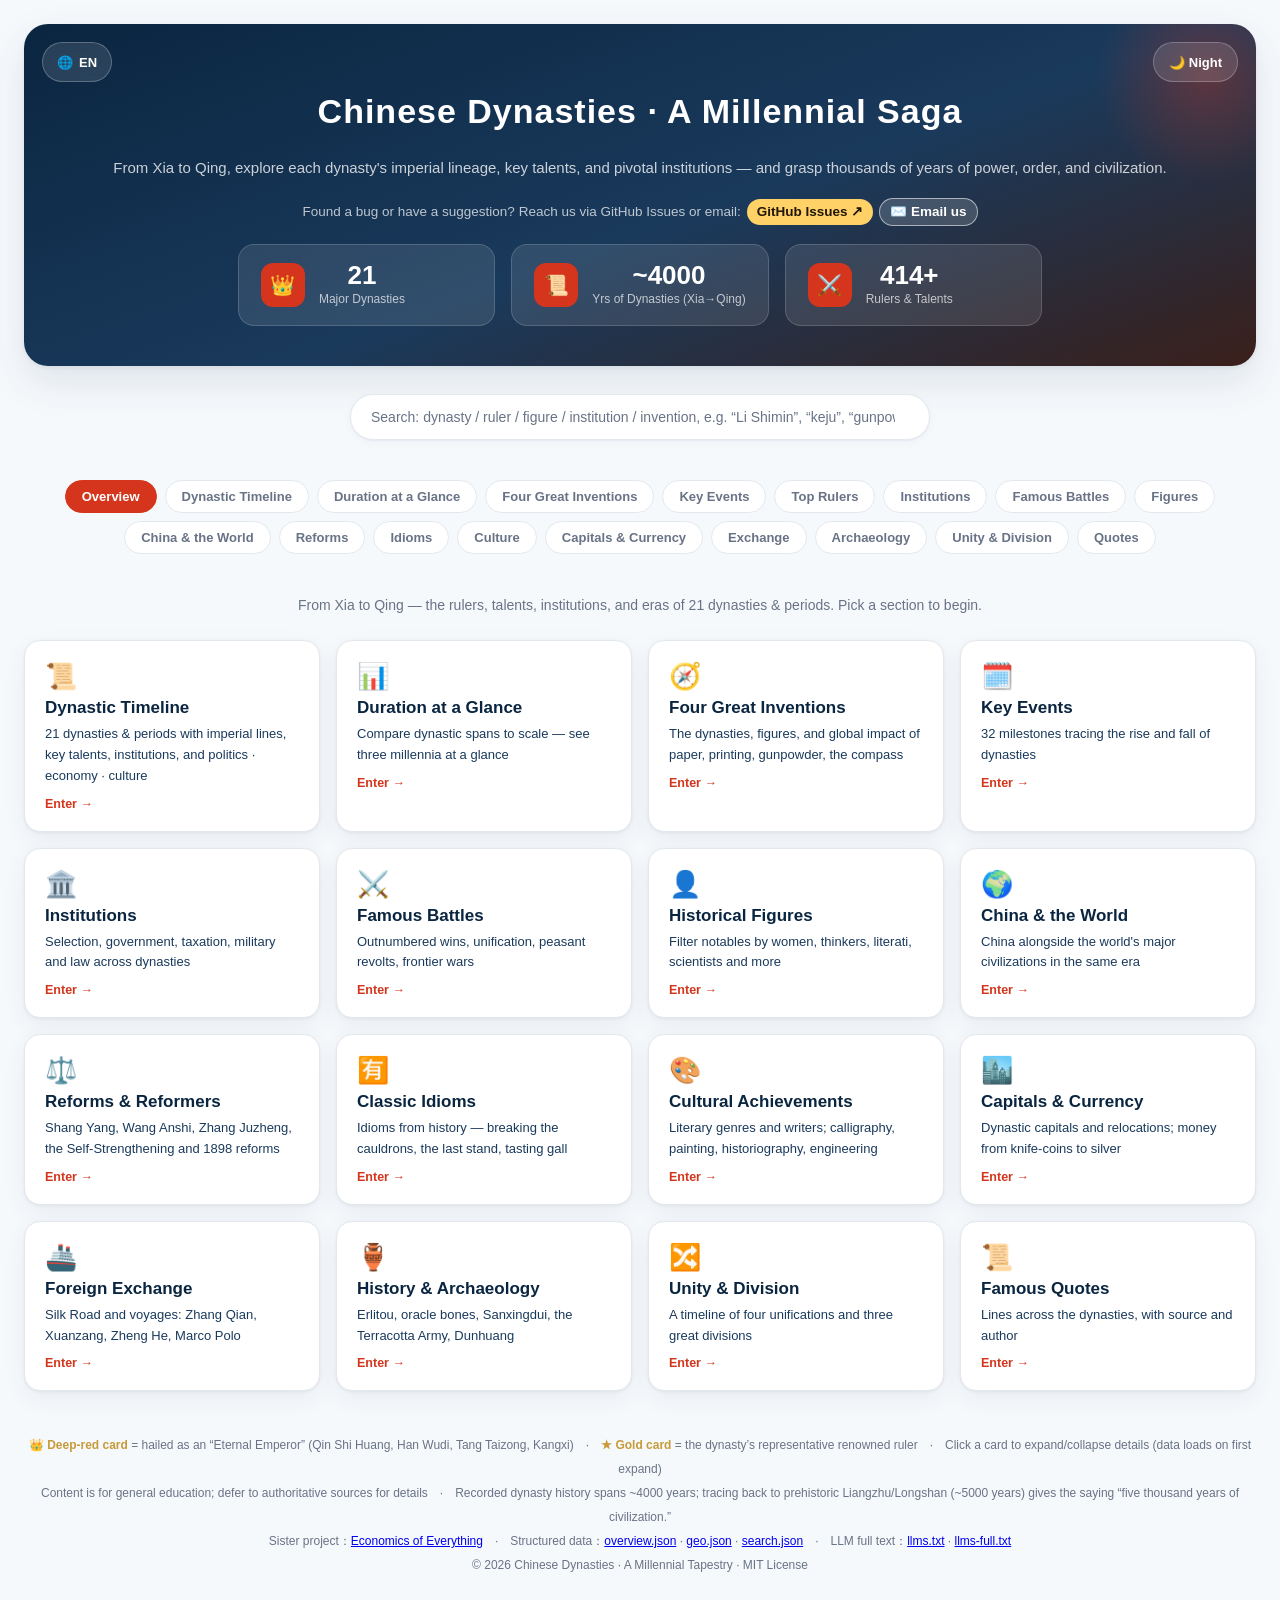
<file: index.html>
<!doctype html>
<html lang="zh-CN">
  <head>
    <meta charset="UTF-8" />
    <meta name="viewport" content="width=device-width, initial-scale=1.0" />
    <title>中华王朝 · 千年脉络 | 中国历史朝代科普</title>
    <meta
      name="description"
      content="从夏到清的中国历史朝代科普：王朝概览、帝王世系、核心人才、制度演变、著名战役、历史人物、文化成就、对外交流、史料考古与世界对比，助你建立三千年历史脉络。"
    />
    <meta
      name="keywords"
      content="中国历史,朝代,夏商周,秦汉,唐宋,明清,帝王,制度演变,著名战役,历史人物,文化成就,考古,世界对比,历史科普,时间轴"
    />
    <meta name="author" content="中华王朝时间轴" />
    <meta name="robots" content="index,follow,max-image-preview:large" />
    <link
      rel="canonical"
      href="https://MinosIE.github.io/chinese-dynasty-timeline/"
    />
    <link
      rel="alternate"
      hreflang="zh-CN"
      href="https://MinosIE.github.io/chinese-dynasty-timeline/"
    />
    <link
      rel="alternate"
      hreflang="en"
      href="https://MinosIE.github.io/chinese-dynasty-timeline/?lang=en"
    />
    <link
      rel="alternate"
      hreflang="x-default"
      href="https://MinosIE.github.io/chinese-dynasty-timeline/"
    />
    <link rel="sitemap" type="application/xml" href="sitemap.xml" />
    <link rel="icon" type="image/svg+xml" href="favicon.svg" />
    <link rel="stylesheet" href="styles.css" />
    <meta
      name="theme-color"
      content="#0A2540"
      media="(prefers-color-scheme: light)"
    />
    <meta
      name="theme-color"
      content="#0E1A26"
      media="(prefers-color-scheme: dark)"
    />

    <!-- Open Graph -->
    <meta property="og:type" content="website" />
    <meta property="og:title" content="中华王朝 · 千年脉络" />
    <meta
      property="og:description"
      content="从夏到清的中国历史朝代科普：王朝、帝王、人才、制度、战役、人物、文化、考古与世界对比。"
    />
    <meta
      property="og:url"
      content="https://MinosIE.github.io/chinese-dynasty-timeline/"
    />
    <meta property="og:locale" content="zh_CN" />
    <meta property="og:locale:alternate" content="en_US" />
    <meta property="og:site_name" content="中华王朝时间轴" />
    <meta
      property="og:image"
      content="https://MinosIE.github.io/chinese-dynasty-timeline/og-cover.jpg"
    />
    <meta property="og:image:width" content="1200" />
    <meta property="og:image:height" content="630" />
    <meta
      property="og:image:alt"
      content="中华王朝 · 千年脉络 — 中国历史朝代科普时间轴"
    />

    <!-- Twitter Card -->
    <meta name="twitter:card" content="summary_large_image" />
    <meta name="twitter:title" content="中华王朝 · 千年脉络" />
    <meta
      name="twitter:description"
      content="从夏到清的中国历史朝代科普：王朝、帝王、人才、制度、战役、人物、文化、考古与世界对比。"
    />
    <meta
      name="twitter:image"
      content="https://MinosIE.github.io/chinese-dynasty-timeline/og-cover.jpg"
    />
    <meta name="twitter:image:alt" content="中华王朝 · 千年脉络" />
    <script>
      var _hmt = _hmt || [];
      (function () {
        var hm = document.createElement("script");
        hm.src = "https://hm.baidu.com/hm.js?fa4f910502d054477cacb92dd69b6009";
        var s = document.getElementsByTagName("script")[0];
        s.parentNode.insertBefore(hm, s);
      })();
    </script>

    <!-- 避免主题闪烁：首屏前即确定主题 -->
    <script>
      (function () {
        try {
          var t = localStorage.getItem("theme");
          if (!t) {
            t = matchMedia("(prefers-color-scheme: dark)").matches
              ? "dark"
              : "light";
          }
          document.documentElement.setAttribute("data-theme", t);
        } catch (e) {
          document.documentElement.setAttribute("data-theme", "light");
        }
      })();
    </script>
    <script>
      (function () {
        try {
          var q = null;
          try {
            q = new URLSearchParams(location.search).get("lang");
          } catch (_) {}
          var l = q || localStorage.getItem("lang");
          if (!l) {
            l = (navigator.language || "zh").toLowerCase().startsWith("en")
              ? "en"
              : "zh";
          }
          if (q) localStorage.setItem("lang", l === "en" ? "en" : "zh");
          document.documentElement.lang = l === "en" ? "en" : "zh-CN";
        } catch (e) {}
      })();
    </script>
  </head>
  <body>
    <div class="wrap">
      <section class="hero">
        <button
          class="theme-btn"
          id="themeBtn"
          title="切换明暗主题"
          aria-label="切换明暗主题"
        >
          🌙 夜间
        </button>
        <button
          class="lang-btn"
          id="langBtn"
          title="切换语言 / Switch language"
          aria-label="切换语言"
        >
          🌐 <span id="langLabel">中文</span>
        </button>
        <h1 data-i18n="heroTitle">中华王朝 · 千年脉络</h1>
        <p data-i18n="heroSub">
          从夏到清，逐一展开每个朝代的帝王世系、核心人才与关键政策，帮你看懂数千年权力、制度与文明的流转。
        </p>
        <p class="hero-issue">
          <span data-i18n="heroIssue"
            >发现问题或有建议？欢迎通过 GitHub 提 Issue 或邮件反馈：</span
          ><a
            class="hero-issue-link"
            href="https://github.com/MinosIE/chinese-dynasty-timeline/issues"
            target="_blank"
            rel="noopener noreferrer"
            >GitHub Issues ↗</a
          ><a
            class="hero-issue-link-alt"
            href="mailto:417913012@qq.com?subject=%E3%80%90%E4%B8%AD%E5%8D%8E%E7%8E%8B%E6%9C%9D%C2%B7%E5%8D%83%E5%B9%B4%E8%84%89%E7%BB%9C%E3%80%91%E9%97%AE%E9%A2%98%E5%8F%8D%E9%A6%88"
            ><span data-i18n="heroMail">✉️ 邮件反馈</span></a
          >
        </p>
        <div class="kpis" id="kpis"></div>
      </section>

      <div class="search">
        <input
          id="search"
          type="search"
          autocomplete="off"
          aria-label="搜索"
          placeholder="搜索：朝代 / 帝王 / 人物 / 制度 / 发明，如「李世民」「科举」「火药」"
        />
        <div class="search-results" id="searchResults" hidden></div>
      </div>

      <nav class="modnav" id="modNav">
        <button class="mod active" data-go="m-home" data-i18n="nav.home">
          概览
        </button>
        <button class="mod" data-go="m-timeline" data-i18n="nav.timeline">
          朝代时间轴
        </button>
        <button class="mod" data-go="m-span" data-i18n="nav.span">
          存续一览
        </button>
        <button class="mod" data-go="m-inv" data-i18n="nav.inv">
          四大发明
        </button>
        <button class="mod" data-go="m-events" data-i18n="nav.events">
          大事记
        </button>
        <button class="mod" data-go="m-records" data-i18n="nav.records">
          帝王之最
        </button>
        <button class="mod" data-go="m-sys" data-i18n="nav.sys">
          制度演变
        </button>
        <button class="mod" data-go="m-battle" data-i18n="nav.battle">
          著名战役
        </button>
        <button class="mod" data-go="m-people" data-i18n="nav.people">
          历史人物
        </button>
        <button class="mod" data-go="m-world" data-i18n="nav.world">
          世界对比
        </button>
        <button class="mod" data-go="m-reform" data-i18n="nav.reform">
          改革变法
        </button>
        <button class="mod" data-go="m-idiom" data-i18n="nav.idiom">
          成语典故
        </button>
        <button class="mod" data-go="m-culture" data-i18n="nav.culture">
          文化成就
        </button>
        <button class="mod" data-go="m-capcity" data-i18n="nav.capcity">
          都城货币
        </button>
        <button class="mod" data-go="m-exchange" data-i18n="nav.exchange">
          对外交流
        </button>
        <button class="mod" data-go="m-archaeo" data-i18n="nav.archaeo">
          史料考古
        </button>
        <button class="mod" data-go="m-unity" data-i18n="nav.unity">
          统一分裂
        </button>
        <button class="mod" data-go="m-quote" data-i18n="nav.quote">
          名句名篇
        </button>
      </nav>

      <section class="module active" id="m-home">
        <p class="home-lead" data-i18n="homeLead">
          从夏到清 · 21 个朝代与过渡时期的帝王、人才、制度与时代脉络 ——
          选一个板块开始
        </p>
        <div class="home-grid">
          <button class="entry" data-go="m-timeline">
            <span class="entry-ic">📜</span
            ><span class="entry-t" data-i18n="entry.timeline.t">朝代时间轴</span
            ><span class="entry-d" data-i18n="entry.timeline.d"
              >21 个朝代与过渡时期，展开帝王世系、核心人才、制度，以及政治 ·
              经济 · 文化</span
            ><span class="entry-go" data-i18n="enter">进入 →</span>
          </button>
          <button class="entry" data-go="m-span">
            <span class="entry-ic">📊</span
            ><span class="entry-t" data-i18n="entry.span.t">存续一览</span
            ><span class="entry-d" data-i18n="entry.span.d"
              >按年代比例对比各朝长短，一眼看三千年</span
            ><span class="entry-go" data-i18n="enter">进入 →</span>
          </button>
          <button class="entry" data-go="m-inv">
            <span class="entry-ic">🧭</span
            ><span class="entry-t" data-i18n="entry.inv.t">四大发明</span
            ><span class="entry-d" data-i18n="entry.inv.d"
              >造纸、印刷、火药、指南针的朝代、人物与世界影响</span
            ><span class="entry-go" data-i18n="enter">进入 →</span>
          </button>
          <button class="entry" data-go="m-events">
            <span class="entry-ic">🗓️</span
            ><span class="entry-t" data-i18n="entry.events.t">历史大事记</span
            ><span class="entry-d" data-i18n="entry.events.d"
              >32 个关键节点，串起王朝兴替</span
            ><span class="entry-go" data-i18n="enter">进入 →</span>
          </button>
          <button class="entry" data-go="m-sys">
            <span class="entry-ic">🏛️</span
            ><span class="entry-t" data-i18n="entry.sys.t">制度演变</span
            ><span class="entry-d" data-i18n="entry.sys.d"
              >选官、官制、赋税、军事、律法的跨朝脉络一览</span
            ><span class="entry-go" data-i18n="enter">进入 →</span>
          </button>
          <button class="entry" data-go="m-battle">
            <span class="entry-ic">⚔️</span
            ><span class="entry-t" data-i18n="entry.battle.t">著名战役</span
            ><span class="entry-d" data-i18n="entry.battle.d"
              >以少胜多、统一兼并、农民起义、边疆对外</span
            ><span class="entry-go" data-i18n="enter">进入 →</span>
          </button>
          <button class="entry" data-go="m-people">
            <span class="entry-ic">👤</span
            ><span class="entry-t" data-i18n="entry.people.t">历史人物</span
            ><span class="entry-d" data-i18n="entry.people.d"
              >按女性、思想家、文学家、科学家等主题筛选名人</span
            ><span class="entry-go" data-i18n="enter">进入 →</span>
          </button>
          <button class="entry" data-go="m-world">
            <span class="entry-ic">🌍</span
            ><span class="entry-t" data-i18n="entry.world.t">世界对比</span
            ><span class="entry-d" data-i18n="entry.world.d"
              >同时期的中国与世界主要文明横向对照</span
            ><span class="entry-go" data-i18n="enter">进入 →</span>
          </button>
          <button class="entry" data-go="m-reform">
            <span class="entry-ic">⚖️</span
            ><span class="entry-t" data-i18n="entry.reform.t">改革与变法</span
            ><span class="entry-d" data-i18n="entry.reform.d"
              >商鞅、王安石、张居正、洋务、戊戌等，含主持者、措施与结局</span
            ><span class="entry-go" data-i18n="enter">进入 →</span>
          </button>
          <button class="entry" data-go="m-idiom">
            <span class="entry-ic">🈶</span
            ><span class="entry-t" data-i18n="entry.idiom.t">成语典故</span
            ><span class="entry-d" data-i18n="entry.idiom.d"
              >破釜沉舟、背水一战、卧薪尝胆等，关联出处朝代</span
            ><span class="entry-go" data-i18n="enter">进入 →</span>
          </button>
          <button class="entry" data-go="m-culture">
            <span class="entry-ic">🎨</span
            ><span class="entry-t" data-i18n="entry.culture.t">文化成就</span
            ><span class="entry-d" data-i18n="entry.culture.d"
              >文学体裁演变与代表作家；书法、绘画、史学、科技工程</span
            ><span class="entry-go" data-i18n="enter">进入 →</span>
          </button>
          <button class="entry" data-go="m-capcity">
            <span class="entry-ic">🏙️</span
            ><span class="entry-t" data-i18n="entry.capcity.t">都城与货币</span
            ><span class="entry-d" data-i18n="entry.capcity.d"
              >各朝都城与迁都；货币从刀币到白银的演变</span
            ><span class="entry-go" data-i18n="enter">进入 →</span>
          </button>
          <button class="entry" data-go="m-exchange">
            <span class="entry-ic">🚢</span
            ><span class="entry-t" data-i18n="entry.exchange.t">对外交流</span
            ><span class="entry-d" data-i18n="entry.exchange.d"
              >丝绸之路与航海：张骞、玄奘、郑和、马可·波罗，物产与文化传入传出</span
            ><span class="entry-go" data-i18n="enter">进入 →</span>
          </button>
          <button class="entry" data-go="m-archaeo">
            <span class="entry-ic">🏺</span
            ><span class="entry-t" data-i18n="entry.archaeo.t">史料与考古</span
            ><span class="entry-d" data-i18n="entry.archaeo.d"
              >二里头、殷墟甲骨、三星堆、兵马俑、敦煌等考古发现与史料互证</span
            ><span class="entry-go" data-i18n="enter">进入 →</span>
          </button>
          <button class="entry" data-go="m-unity">
            <span class="entry-ic">🔀</span
            ><span class="entry-t" data-i18n="entry.unity.t">统一与分裂</span
            ><span class="entry-d" data-i18n="entry.unity.d"
              >四次大一统 / 三次大分裂的时间带，一眼看清分合</span
            ><span class="entry-go" data-i18n="enter">进入 →</span>
          </button>
          <button class="entry" data-go="m-quote">
            <span class="entry-ic">📜</span
            ><span class="entry-t" data-i18n="entry.quote.t">名句名篇</span
            ><span class="entry-d" data-i18n="entry.quote.d"
              >各朝名句、出处与作者</span
            ><span class="entry-go" data-i18n="enter">进入 →</span>
          </button>
        </div>
      </section>

      <section class="module" id="m-timeline">
        <nav class="tabs" id="tabs"></nav>
        <main class="timeline" id="timeline"></main>
      </section>

      <section class="module" id="m-span">
        <section class="spanchart">
          <div class="inv-head">
            <h2 data-i18n="spanTitle">朝代存续一览</h2>
            <p data-i18n="spanSub">长度按年代比例 · 点击任意行可跳转</p>
          </div>
          <div class="span-wrap">
            <div class="span-rows" id="spanRows"></div>
            <div class="span-axis">
              <span></span>
              <div class="span-ticks" id="spanTicks"></div>
              <span></span>
            </div>
          </div>
        </section>
      </section>

      <section class="module" id="m-inv">
        <section class="inventions">
          <div class="inv-head">
            <h2 data-i18n="invTitle">四大发明</h2>
            <p data-i18n="invSub">改变世界的中国创造 · 点击可跳转到对应朝代</p>
          </div>
          <div class="inv-grid" id="inventions"></div>
        </section>
      </section>

      <section class="module" id="m-events">
        <section class="events">
          <div class="inv-head">
            <h2 data-i18n="evTitle">历史大事记</h2>
            <p data-i18n="evSub">关键节点 · 点击可跳转到对应朝代</p>
          </div>
          <div class="ev-groups" id="evList"></div>
        </section>
      </section>

      <section class="module" id="m-records">
        <div class="inv-head">
          <h2 data-i18n="recTitle">帝王之最</h2>
          <p data-i18n="recSub">
            基于各朝代帝王世系统计 · 点击可跳转到对应朝代
          </p>
        </div>
        <div class="rec-grid" id="recGrid"></div>
      </section>

      <section class="module" id="m-sys">
        <div class="inv-head">
          <h2 data-i18n="sysTitle">制度演变</h2>
          <p data-i18n="sysSub">选官 · 官制 · 赋税 · 军事 · 律法的跨朝脉络</p>
        </div>
        <div class="sys-list" id="sysList"></div>
      </section>

      <section class="module" id="m-battle">
        <div class="inv-head">
          <h2 data-i18n="btlTitle">著名战役</h2>
          <p data-i18n="btlSub">
            以少胜多 · 统一兼并 · 农民起义 · 边疆对外 · 点击可跳转朝代
          </p>
        </div>
        <nav class="tabs" id="btlTabs"></nav>
        <div class="btl-list" id="btlList"></div>
      </section>

      <section class="module" id="m-people">
        <div class="inv-head">
          <h2 data-i18n="pplTitle">历史人物</h2>
          <p data-i18n="pplSub">按主题筛选三千年名人 · 点击可跳转朝代</p>
        </div>
        <nav class="tabs" id="pplTabs"></nav>
        <p class="ppl-count" id="pplCount"></p>
        <div class="ppl-grid" id="pplGrid"></div>
      </section>

      <section class="module" id="m-world">
        <div class="inv-head">
          <h2 data-i18n="worldTitle">世界对比</h2>
          <p data-i18n="worldSub">
            同时期的中国与世界主要文明 · 点击可跳转朝代
          </p>
        </div>
        <div class="world-list" id="worldList"></div>
      </section>

      <section class="module" id="m-reform">
        <div class="inv-head">
          <h2 data-i18n="reformTitle">改革与变法</h2>
          <p data-i18n="reformSub">
            历代关键改革 · 主持者、措施与结局 · 点击可跳转朝代
          </p>
        </div>
        <div class="rfm-list" id="rfmList"></div>
      </section>

      <section class="module" id="m-idiom">
        <div class="inv-head">
          <h2 data-i18n="idiomTitle">成语典故</h2>
          <p data-i18n="idiomSub">
            出自历史的成语 · 出处与释义 · 点击可跳转朝代
          </p>
        </div>
        <div class="idi-list" id="idiList"></div>
      </section>

      <section class="module" id="m-culture">
        <div class="inv-head">
          <h2 data-i18n="cultureTitle">文化成就</h2>
          <p data-i18n="cultureSub">
            文学体裁演变 · 文学 · 书法 · 绘画 · 史学 · 科技工程
          </p>
        </div>
        <div class="cul-genres" id="culGenres"></div>
        <div class="cul-sections" id="culSections"></div>
      </section>

      <section class="module" id="m-capcity">
        <div class="inv-head">
          <h2 data-i18n="capTitle">都城与货币</h2>
          <p data-i18n="capSub">各朝都城与迁都 · 货币从刀币到白银的演变</p>
        </div>
        <h3 class="sub-h" data-i18n="capSubCap">都城变迁</h3>
        <div class="cap-list" id="capList"></div>
        <h3 class="sub-h" data-i18n="capSubCur">货币演变</h3>
        <div class="sys-list" id="curList"></div>
      </section>

      <section class="module" id="m-exchange">
        <div class="inv-head">
          <h2 data-i18n="exTitle">对外交流</h2>
          <p data-i18n="exSub">
            丝绸之路与航海 · 人物、路线、传入传出 · 点击可跳转朝代
          </p>
        </div>
        <div class="ex-list" id="exList"></div>
      </section>

      <section class="module" id="m-archaeo">
        <div class="inv-head">
          <h2 data-i18n="arTitle">史料与考古</h2>
          <p data-i18n="arSub">关键考古发现与史料互证 · 点击可跳转朝代</p>
        </div>
        <div class="ar-list" id="arList"></div>
      </section>

      <section class="module" id="m-unity">
        <div class="inv-head">
          <h2 data-i18n="unTitle">统一与分裂</h2>
          <p data-i18n="unSub">四次大一统 · 三次大分裂 · 点击可跳转朝代</p>
        </div>
        <div class="un-legend" id="unLegend"></div>
        <div class="un-rows" id="unRows"></div>
        <div class="un-axis">
          <span></span>
          <div class="span-ticks" id="unTicks"></div>
        </div>
      </section>

      <section class="module" id="m-quote">
        <div class="inv-head">
          <h2 data-i18n="quoTitle">名句名篇</h2>
          <p data-i18n="quoSub">各朝名句 · 出处与作者 · 点击可跳转朝代</p>
        </div>
        <div class="quo-list" id="quoList"></div>
      </section>

      <footer class="foot" id="foot"></footer>
    </div>

    <noscript
      ><p style="text-align: center; padding: 20px">
        本页为交互式时间轴，建议开启 JavaScript 以获得完整体验。各朝代数据见
        <code>data/overview.json</code> 与 <code>data/dynasties/</code>。
      </p></noscript
    >

    <button
      class="to-top"
      id="toTop"
      type="button"
      aria-label="返回顶部"
      title="返回顶部"
    >
      <svg
        viewBox="0 0 24 24"
        width="22"
        height="22"
        fill="none"
        stroke="currentColor"
        stroke-width="2.4"
        stroke-linecap="round"
        stroke-linejoin="round"
        aria-hidden="true"
      >
        <path d="M12 19V5" />
        <path d="M5 12l7-7 7 7" />
      </svg>
    </button>
    <script>
      const SITE = "https://MinosIE.github.io/chinese-dynasty-timeline/";
      /* ---------- 多语言 I18N ---------- */
      const I18N = {
        zh: {
          docTitle: "中华王朝 · 千年脉络 | 中国历史朝代科普",
          docDesc:
            "从夏到清的中国历史朝代科普：王朝概览、帝王世系、核心人才、制度演变、著名战役、历史人物、文化成就、对外交流、史料考古与世界对比，助你建立三千年历史脉络。",
          heroTitle: "中华王朝 · 千年脉络",
          heroSub:
            "从夏到清，逐一展开每个朝代的帝王世系、核心人才与关键政策，帮你看懂数千年权力、制度与文明的流转。",
          heroIssue: "发现问题或有建议？欢迎通过 GitHub 提 Issue 或邮件反馈：",
          heroMail: "✉️ 邮件反馈",
          heroMailSubject: "【中华王朝·千年脉络】问题反馈",
          heroMailBody:
            "您好，我在浏览「中华王朝·千年脉络」时发现以下问题 / 建议：\n\n",
          nav: {
            home: "概览",
            timeline: "朝代时间轴",
            span: "存续一览",
            inv: "四大发明",
            events: "大事记",
            records: "帝王之最",
            sys: "制度演变",
            battle: "著名战役",
            people: "历史人物",
            world: "世界对比",
            reform: "改革变法",
            idiom: "成语典故",
            culture: "文化成就",
            capcity: "都城货币",
            exchange: "对外交流",
            archaeo: "史料考古",
            unity: "统一分裂",
            quote: "名句名篇",
          },
          homeLead:
            "从夏到清 · 21 个朝代与过渡时期的帝王、人才、制度与时代脉络 —— 选一个板块开始",
          entry: {
            timeline: {
              t: "朝代时间轴",
              d: "21 个朝代与过渡时期，展开帝王世系、核心人才、制度，以及政治 · 经济 · 文化",
            },
            span: { t: "存续一览", d: "按年代比例对比各朝长短，一眼看三千年" },
            inv: {
              t: "四大发明",
              d: "造纸、印刷、火药、指南针的朝代、人物与世界影响",
            },
            events: { t: "历史大事记", d: "32 个关键节点，串起王朝兴替" },
            sys: {
              t: "制度演变",
              d: "选官、官制、赋税、军事、律法的跨朝脉络一览",
            },
            battle: {
              t: "著名战役",
              d: "以少胜多、统一兼并、农民起义、边疆对外",
            },
            people: {
              t: "历史人物",
              d: "按女性、思想家、文学家、科学家等主题筛选名人",
            },
            world: { t: "世界对比", d: "同时期的中国与世界主要文明横向对照" },
            reform: {
              t: "改革与变法",
              d: "商鞅、王安石、张居正、洋务、戊戌等，含主持者、措施与结局",
            },
            idiom: {
              t: "成语典故",
              d: "破釜沉舟、背水一战、卧薪尝胆等，关联出处朝代",
            },
            culture: {
              t: "文化成就",
              d: "文学体裁演变与代表作家；书法、绘画、史学、科技工程",
            },
            capcity: {
              t: "都城与货币",
              d: "各朝都城与迁都；货币从刀币到白银的演变",
            },
            exchange: {
              t: "对外交流",
              d: "丝绸之路与航海：张骞、玄奘、郑和、马可·波罗等",
            },
            archaeo: {
              t: "史料与考古",
              d: "二里头、殷墟甲骨、三星堆、兵马俑、敦煌等考古发现",
            },
            unity: { t: "统一与分裂", d: "四次大一统、三次大分裂的时间带" },
            quote: { t: "名句名篇", d: "各朝名句、出处与作者" },
          },
          enter: "进入 →",
          geoArea: "国土面积",
          secTerritory: "疆域",
          spanTitle: "朝代存续一览",
          spanSub: "长度按年代比例 · 点击任意行可跳转",
          invTitle: "四大发明",
          invSub: "改变世界的中国创造 · 点击可跳转到对应朝代",
          evTitle: "历史大事记",
          evSub: "关键节点 · 点击可跳转到对应朝代",
          recTitle: "帝王之最",
          recSub: "基于各朝代帝王世系统计 · 点击可跳转到对应朝代",
          sysTitle: "制度演变",
          sysSub: "选官 · 官制 · 赋税 · 军事 · 律法的跨朝脉络",
          btlTitle: "著名战役",
          btlSub: "以少胜多 · 统一兼并 · 农民起义 · 边疆对外 · 点击可跳转朝代",
          pplTitle: "历史人物",
          pplSub: "按主题筛选三千年名人 · 点击可跳转朝代",
          worldTitle: "世界对比",
          worldSub: "同时期的中国与世界主要文明 · 点击可跳转朝代",
          btlAll: "全部",
          btlType: {
            fewer: "以少胜多",
            unify: "统一兼并",
            revolt: "农民起义",
            frontier: "边疆·对外",
          },
          btlGenLabel: "主将",
          pplAll: "全部",
          pplCount: "共 {n} 位",
          worldCnLabel: "中国",
          worldWorldLabel: "同时期世界",
          roleTag: {
            政治家: "政治家",
            军事家: "军事家",
            女性: "女性",
            思想家: "思想家",
            文学家: "文学家",
            科学家: "科学家",
            医学家: "医学家",
            艺术家: "艺术家",
            改革家: "改革家",
            "航海·探索": "航海·探索",
          },
          reformTitle: "改革与变法",
          reformSub: "历代关键改革 · 主持者、措施与结局 · 点击可跳转朝代",
          idiomTitle: "成语典故",
          idiomSub: "出自历史的成语 · 出处与释义 · 点击可跳转朝代",
          cultureTitle: "文化成就",
          cultureSub: "文学体裁演变 · 文学 · 书法 · 绘画 · 史学 · 科技工程",
          capTitle: "都城与货币",
          capSub: "各朝都城与迁都 · 货币从刀币到白银的演变",
          capSubCap: "都城变迁",
          capSubCur: "货币演变",
          reformWho: "主持",
          reformMeasures: "措施",
          reformResult: "结果",
          idiomSrc: "出处",
          idiomMean: "释义",
          culGenreTitle: "文学体裁演变",
          curThreadTitle: "货币演变",
          exTitle: "对外交流",
          exSub: "丝绸之路与航海 · 人物、路线、传入传出 · 点击可跳转朝代",
          arTitle: "史料与考古",
          arSub: "关键考古发现与史料互证 · 点击可跳转朝代",
          unTitle: "统一与分裂",
          unSub: "四次大一统 · 三次大分裂 · 点击可跳转朝代",
          quoTitle: "名句名篇",
          quoSub: "各朝名句 · 出处与作者 · 点击可跳转朝代",
          exWho: "人物",
          exDir: "路线",
          arFind: "发现",
          arValue: "意义",
          unUnify: "大一统",
          unSplit: "大分裂",
          searchPh:
            "搜索：朝代 / 帝王 / 人物 / 制度 / 发明，如「李世民」「科举」「火药」",
          kpiMain: "主要王朝",
          kpiYears: "年王朝（夏→清）",
          kpiYearsV: "约4000",
          kpiPeople: "帝王与人才",
          statEmperors: "帝王",
          statTalents: "人才",
          statPolicies: "制度",
          unitPerson: "位",
          unitItem: "项",
          tabAll: "全部",
          expand: "展开详情",
          collapse: "收起详情",
          loadingDetail: "正在加载 {id} 详情…",
          loadFail:
            "详情加载失败，请检查网络或 data/dynasties/{id}.json 是否存在。",
          secEmperors: "帝王世系",
          secTalents: "核心人才",
          secPolicies: "政策与制度",
          secAspects: "政治 · 经济 · 文化",
          legendTag: "千古一帝",
          starTag: "名君",
          reign: "在位",
          reignYears: "年",
          reignTitle: "年号",
          templeTitle: "庙号",
          posthumousTitle: "谥号",
          viewPrefix: "查看「",
          viewSuffix: "」→",
          recLongest: "在位最长",
          recShortest: "在位最短",
          recMost: "帝王数量最多",
          recDynMeta: "共 {n} 位帝王",
          recUnitYear: "年",
          recUnitRuler: "位",
          recValDay: "约{n}日",
          recValMonth: "约{n}个月",
          recApprox: "约",
          recNoteLong: "「约」为传说或存疑纪年（如夏、商），与信史不完全可比。",
          recNoteShort: "「约」为按月 / 日估算；史料仅记年至者按 1 年计。",
          searchEmpty: "未找到「{q}」相关内容",
          srType: {
            朝代: "朝代",
            帝王: "帝王",
            文臣: "文臣",
            武将: "武将",
            "思想·文人": "思想·文人",
            其他: "其他",
            制度: "制度",
            发明: "发明",
            战役: "战役",
            改革: "改革",
            成语: "成语",
            交流: "交流",
            考古: "考古",
            名句: "名句",
            事件: "事件",
            成就: "成就",
          },
          overviewFail:
            "概览数据加载失败：请确认 data/overview.json 存在且通过 HTTP 访问（GitHub Pages 部署后正常）。",
          toTop: "返回顶部",
          langName: "中文",
          themeNight: "🌙 夜间",
          themeDay: "☀️ 日间",
          jsonName: "中华王朝时间轴",
          jsonDesc:
            "科普中国历史朝代（夏到清）的静态网页，含王朝概览、帝王世系、核心人才，以及制度演变、著名战役、历史人物、文化成就、对外交流、史料考古与世界对比等专题。",
          era: {
            全部: "全部",
            先秦: "先秦",
            秦汉: "秦汉",
            三国两晋南北朝: "三国两晋南北朝",
            隋唐: "隋唐",
            宋元: "宋元",
            明清: "明清",
          },
          footTip: '<span class="legend">👑 深红卡片</span> = 后世誉为「千古一帝」（秦始皇、汉武帝、唐太宗、康熙）　·　<span class="legend">★ 金色卡片</span> = 该朝代代表性名君　·　点击卡片可展开/收起详情（首次展开才加载该朝数据）<br>数据为科普概览，细节以权威史料为准　·　可考王朝史约4000年；上溯良渚、龙山等史前文明约5000年，故有「上下五千年」之说',
          footSister: '姊妹项目',
          footData: '结构化数据',
          footLlms: 'AI 全文索引',
          sisterName: '万物经济学 · Economics of Everything',
          footCopy: '© 2026 中华王朝 · 千年脉络 · MIT License',
        },
        en: {
          docTitle: "Chinese Dynasties · A Millennial Saga",
          docDesc:
            "From Xia to Qing: dynastic overviews, imperial lineages, key talents, institutions, famous battles, historical figures, culture, foreign exchange, archaeology and world comparisons — three millennia at a glance.",
          heroTitle: "Chinese Dynasties · A Millennial Saga",
          heroSub:
            "From Xia to Qing, explore each dynasty's imperial lineage, key talents, and pivotal institutions — and grasp thousands of years of power, order, and civilization.",
          heroIssue:
            "Found a bug or have a suggestion? Reach us via GitHub Issues or email:",
          heroMail: "✉️ Email us",
          heroMailSubject: "[Chinese Dynasties] Feedback",
          heroMailBody:
            "Hi, while browsing “Chinese Dynasties · A Millennial Saga” I found the following issue / suggestion:\n\n",
          nav: {
            home: "Overview",
            timeline: "Dynastic Timeline",
            span: "Duration at a Glance",
            inv: "Four Great Inventions",
            events: "Key Events",
            records: "Top Rulers",
            sys: "Institutions",
            battle: "Famous Battles",
            people: "Figures",
            world: "China & the World",
            reform: "Reforms",
            idiom: "Idioms",
            culture: "Culture",
            capcity: "Capitals & Currency",
            exchange: "Exchange",
            archaeo: "Archaeology",
            unity: "Unity & Division",
            quote: "Quotes",
          },
          homeLead:
            "From Xia to Qing — the rulers, talents, institutions, and eras of 21 dynasties & periods. Pick a section to begin.",
          entry: {
            timeline: {
              t: "Dynastic Timeline",
              d: "21 dynasties & periods with imperial lines, key talents, institutions, and politics · economy · culture",
            },
            span: {
              t: "Duration at a Glance",
              d: "Compare dynastic spans to scale — see three millennia at a glance",
            },
            inv: {
              t: "Four Great Inventions",
              d: "The dynasties, figures, and global impact of paper, printing, gunpowder, the compass",
            },
            events: {
              t: "Key Events",
              d: "32 milestones tracing the rise and fall of dynasties",
            },
            sys: {
              t: "Institutions",
              d: "Selection, government, taxation, military and law across dynasties",
            },
            battle: {
              t: "Famous Battles",
              d: "Outnumbered wins, unification, peasant revolts, frontier wars",
            },
            people: {
              t: "Historical Figures",
              d: "Filter notables by women, thinkers, literati, scientists and more",
            },
            world: {
              t: "China & the World",
              d: "China alongside the world's major civilizations in the same era",
            },
            reform: {
              t: "Reforms & Reformers",
              d: "Shang Yang, Wang Anshi, Zhang Juzheng, the Self-Strengthening and 1898 reforms",
            },
            idiom: {
              t: "Classic Idioms",
              d: "Idioms from history — breaking the cauldrons, the last stand, tasting gall",
            },
            culture: {
              t: "Cultural Achievements",
              d: "Literary genres and writers; calligraphy, painting, historiography, engineering",
            },
            capcity: {
              t: "Capitals & Currency",
              d: "Dynastic capitals and relocations; money from knife-coins to silver",
            },
            exchange: {
              t: "Foreign Exchange",
              d: "Silk Road and voyages: Zhang Qian, Xuanzang, Zheng He, Marco Polo",
            },
            archaeo: {
              t: "History & Archaeology",
              d: "Erlitou, oracle bones, Sanxingdui, the Terracotta Army, Dunhuang",
            },
            unity: {
              t: "Unity & Division",
              d: "A timeline of four unifications and three great divisions",
            },
            quote: {
              t: "Famous Quotes",
              d: "Lines across the dynasties, with source and author",
            },
          },
          enter: "Enter →",
          geoArea: "Land Area",
          secTerritory: "Territory",
          spanTitle: "Dynastic Spans",
          spanSub: "Bars scaled by era · click any row to jump",
          invTitle: "Four Great Inventions",
          invSub:
            "Chinese creations that changed the world · click to jump to the dynasty",
          evTitle: "Key Events",
          evSub: "Key milestones · click to jump to the dynasty",
          recTitle: "Top Rulers",
          recSub: "Based on each dynasty's imperial genealogy · click to jump",
          sysTitle: "Institutions Through the Ages",
          sysSub:
            "Selection · government · taxation · military · law across dynasties",
          btlTitle: "Famous Battles",
          btlSub:
            "Outnumbered wins · unification · peasant revolts · frontier wars · click to jump",
          pplTitle: "Historical Figures",
          pplSub: "Filter three millennia of notables by theme · click to jump",
          worldTitle: "China & the World",
          worldSub:
            "China alongside the world's major civilizations in the same era · click to jump",
          btlAll: "All",
          btlType: {
            fewer: "Outnumbered Wins",
            unify: "Unification",
            revolt: "Peasant Revolts",
            frontier: "Frontier & Foreign",
          },
          btlGenLabel: "Commanders",
          pplAll: "All",
          pplCount: "{n} figures",
          worldCnLabel: "China",
          worldWorldLabel: "The wider world",
          roleTag: {
            政治家: "Statesmen",
            军事家: "Generals",
            女性: "Women",
            思想家: "Thinkers",
            文学家: "Literati",
            科学家: "Scientists",
            医学家: "Physicians",
            艺术家: "Artists",
            改革家: "Reformers",
            "航海·探索": "Explorers",
          },
          reformTitle: "Reforms & Reformers",
          reformSub:
            "Key reforms: sponsors, measures and outcomes · click to jump",
          idiomTitle: "Classic Idioms",
          idiomSub: "Idioms from history: source and meaning · click to jump",
          cultureTitle: "Cultural Achievements",
          cultureSub:
            "Literary genres · literature · calligraphy · painting · historiography · engineering",
          capTitle: "Capitals & Currency",
          capSub:
            "Dynastic capitals and relocations · money from knife-coins to silver",
          capSubCap: "Capitals",
          capSubCur: "Currency",
          reformWho: "Sponsor",
          reformMeasures: "Measures",
          reformResult: "Outcome",
          idiomSrc: "Source",
          idiomMean: "Meaning",
          culGenreTitle: "Evolution of Literary Genres",
          curThreadTitle: "Evolution of Currency",
          exTitle: "Foreign Exchange",
          exSub:
            "Silk Road and voyages · figures, routes, imports and exports · click to jump",
          arTitle: "History & Archaeology",
          arSub: "Key finds and their cross-check with texts · click to jump",
          unTitle: "Unity & Division",
          unSub: "Four unifications · three great divisions · click to jump",
          quoTitle: "Famous Quotes",
          quoSub:
            "Lines across the dynasties · source and author · click to jump",
          exWho: "Figure",
          exDir: "Route",
          arFind: "Finds",
          arValue: "Significance",
          unUnify: "Unified",
          unSplit: "Divided",
          searchPh:
            "Search: dynasty / ruler / figure / institution / invention, e.g. “Li Shimin”, “keju”, “gunpowder”",
          kpiMain: "Major Dynasties",
          kpiYears: "Yrs of Dynasties (Xia→Qing)",
          kpiYearsV: "~4000",
          kpiPeople: "Rulers & Talents",
          statEmperors: "Rulers",
          statTalents: "Talents",
          statPolicies: "Policies",
          unitPerson: "",
          unitItem: "",
          tabAll: "All",
          expand: "Expand",
          collapse: "Collapse",
          loadingDetail: "Loading {id} details…",
          loadFail:
            "Failed to load details. Check your network or whether data/dynasties/{id}.json exists.",
          secEmperors: "Imperial Lineage",
          secTalents: "Key Talents",
          secPolicies: "Policies & Institutions",
          secAspects: "Politics · Economy · Culture",
          legendTag: "Eternal Emperor",
          starTag: "Renowned Ruler",
          reign: "Reigned",
          reignYears: "yrs",
          reignTitle: "Reign title",
          templeTitle: "Temple name",
          posthumousTitle: "Posthumous name",
          viewPrefix: "View “",
          viewSuffix: "” →",
          recLongest: "Longest Reign",
          recShortest: "Shortest Reign",
          recMost: "Most Rulers",
          recDynMeta: "{n} rulers",
          recUnitYear: " yrs",
          recUnitRuler: "",
          recValDay: "~{n} days",
          recValMonth: "~{n} mo",
          recApprox: "~",
          recNoteLong:
            "“~” marks legendary or uncertain chronologies (e.g. Xia, Shang), not strictly comparable with documented reigns.",
          recNoteShort:
            "“~” marks month/day estimates; where sources record only years, a reign counts as 1 year.",
          searchEmpty: "No results for “{q}”",
          srType: {
            朝代: "Dynasty",
            帝王: "Ruler",
            文臣: "Civil Official",
            武将: "General",
            "思想·文人": "Thinker/Literatus",
            其他: "Figure",
            制度: "Institution",
            发明: "Invention",
            战役: "Battle",
            改革: "Reform",
            成语: "Idiom",
            交流: "Exchange",
            考古: "Archaeology",
            名句: "Quote",
            事件: "Event",
            成就: "Achievement",
          },
          overviewFail:
            "Failed to load overview data: ensure data/overview.json exists and is served over HTTP (works after GitHub Pages deploy).",
          toTop: "Back to top",
          langName: "EN",
          themeNight: "🌙 Night",
          themeDay: "☀️ Day",
          jsonName: "Chinese Dynasties Timeline",
          jsonDesc:
            "A static page introducing Chinese dynasties (Xia to Qing) with overviews, imperial lineages and key talents, plus institutions, famous battles, historical figures, culture, foreign exchange, archaeology and world comparisons.",
          era: {
            全部: "All",
            先秦: "Pre-Qin",
            秦汉: "Qin–Han",
            三国两晋南北朝: "Three Kingdoms & Divisions",
            隋唐: "Sui–Tang",
            宋元: "Song–Yuan",
            明清: "Ming–Qing",
          },
          footTip: '<span class="legend">👑 Deep-red card</span> = hailed as an “Eternal Emperor” (Qin Shi Huang, Han Wudi, Tang Taizong, Kangxi)　·　<span class="legend">★ Gold card</span> = the dynasty’s representative renowned ruler　·　Click a card to expand/collapse details (data loads on first expand)<br>Content is for general education; defer to authoritative sources for details　·　Recorded dynasty history spans ~4000 years; tracing back to prehistoric Liangzhu/Longshan (~5000 years) gives the saying “five thousand years of civilization.”',
          footSister: 'Sister project',
          footData: 'Structured data',
          footLlms: 'LLM full text',
          sisterName: 'Economics of Everything',
          footCopy: '© 2026 Chinese Dynasties · A Millennial Tapestry · MIT License',
        },
      };
      let lang = (function () {
        try {
          const q = new URLSearchParams(location.search).get("lang");
          return (
            q ||
            localStorage.getItem("lang") ||
            (navigator.language.toLowerCase().startsWith("en") ? "en" : "zh")
          );
        } catch (e) {
          return "zh";
        }
      })();
      document.documentElement.lang =
        I18N[lang].htmlLang || (lang === "en" ? "en" : "zh-CN");
      const ERA_LABELS = I18N[lang].era;
      function t(key, vars) {
        const get = (k) =>
          k
            .split(".")
            .reduce((o, p) => (o == null ? undefined : o[p]), I18N[lang]);
        let s = get(key);
        if (s === undefined)
          s = key
            .split(".")
            .reduce((o, p) => (o == null ? undefined : o[p]), I18N.zh);
        if (s === undefined) s = key;
        if (vars && typeof s === "string")
          for (const k in vars)
            s = s.replace(new RegExp("\\{" + k + "\\}", "g"), vars[k]);
        return s;
      }
      function L(o, k) {
        return lang === "en" && o != null && o[k + "En"] != null
          ? o[k + "En"]
          : o[k];
      }
      const ROLE_EN = {
        文臣: "Civil Officials",
        武将: "Generals",
        "思想·文人": "Thinkers & Men of Letters",
        其他: "Others",
      };
      const ASPECT_EN = { 政治: "Politics", 经济: "Economy", 文化: "Culture" };
      const ERA_COLORS = {
        先秦: "#C79A3A",
        秦汉: "#D4351C",
        三国两晋南北朝: "#7C3AED",
        隋唐: "#0EA5E9",
        宋元: "#059669",
        明清: "#EA580C",
      };
      const ROLE_COLORS = {
        文臣: "#3B82F6",
        武将: "#EF4444",
        "思想·文人": "#10B981",
        其他: "#F59E0B",
      };
      const ASPECT_ORDER = ["政治", "经济", "文化"];
      const ASPECT_COLORS = {
        政治: "#D4351C",
        经济: "#059669",
        文化: "#7C3AED",
      };
      const STAR = new Set([
        "禹(大禹)",
        "汤(天乙)",
        "武丁",
        "周武王(姬发)",
        "秦始皇(嬴政)",
        "汉高祖(刘邦)",
        "汉武帝(刘彻)",
        "王莽(新)",
        "汉光武帝(刘秀)",
        "蜀汉昭烈帝(刘备)",
        "吴大帝(孙权)",
        "晋武帝(司马炎)",
        "北魏孝文帝(拓跋宏)",
        "梁武帝(萧衍)",
        "隋文帝(杨坚)",
        "隋炀帝(杨广)",
        "唐太宗(李世民)",
        "武则天",
        "唐玄宗(李隆基)",
        "宋太祖(赵匡胤)",
        "宋徽宗(赵佶)",
        "元世祖(忽必烈)",
        "明太祖(朱元璋)",
        "明成祖(朱棣)",
        "清圣祖(玄烨)",
        "清世宗(胤禛)",
        "清高宗(弘历)",
        "辽太祖(耶律阿保机)",
        "金太祖(完颜阿骨打)",
        "夏景宗(李元昊)",
      ]);
      const LEGEND = new Set([
        "秦始皇(嬴政)",
        "汉武帝(刘彻)",
        "唐太宗(李世民)",
        "清圣祖(玄烨)",
      ]);
      const LEGEND_DYNASTIES = new Set(["qin", "han", "tang", "qing"]);
      const HONOR_REASON = {
        "秦始皇(嬴政)":
          "灭六国、首称皇帝，废分封行郡县，书同文车同轨——明代李贽誉其为「千古一帝」。",
        "汉武帝(刘彻)":
          "北击匈奴、凿通西域丝路、独尊儒术，奠定汉家制度与疆域，后世常与秦始皇并称。",
        "唐太宗(李世民)":
          "缔造贞观之治，纳谏用贤、开疆拓土、万国来朝，被后世誉为「千古一帝」。",
        "清圣祖(玄烨)":
          "平三藩、收台湾、拒沙俄、定漠北，开创康乾盛世，史称「千古一帝」。",
        "禹(大禹)": "治水定九州，建立夏朝，开启世袭之制。",
        "汤(天乙)": "灭夏建商，任用伊尹，开国明君。",
        武丁: "武丁中兴，商朝国力鼎盛。",
        "周武王(姬发)": "伐纣灭商，分封诸侯，奠定周制。",
        "汉高祖(刘邦)": "布衣起兵，开两汉四百年基业。",
        "王莽(新)": "代汉建新、托古改制，评价两极。",
        "汉光武帝(刘秀)": "光武中兴，重建汉室。",
        "蜀汉昭烈帝(刘备)": "兴复汉室，以仁德著称。",
        "吴大帝(孙权)": "据江东立国，与魏蜀鼎足而立。",
        "晋武帝(司马炎)": "灭吴统一，结束三国分裂。",
        "北魏孝文帝(拓跋宏)": "迁都洛阳、易服改姓，推动民族大融合。",
        "梁武帝(萧衍)": "在位近半个世纪，崇佛好文。",
        "隋文帝(杨坚)": "结束南北分裂，开创开皇之治。",
        "隋炀帝(杨广)": "开大运河、创科举，功过并存。",
        武则天: "中国历史上唯一的女皇帝，承前启后。",
        "唐玄宗(李隆基)": "缔造开元盛世，盛唐之巅。",
        "宋太祖(赵匡胤)": "陈桥兵变建国，杯酒释兵权。",
        "宋徽宗(赵佶)": "书画大家，然治国失当终致亡国。",
        "元世祖(忽必烈)": "定国号元，灭宋统一，疆域空前。",
        "明太祖(朱元璋)": "驱元建明，布衣天子。",
        "明成祖(朱棣)": "开创永乐盛世，迁都北京、郑和下西洋。",
        "清世宗(胤禛)": "勤于政事、锐意革新，承前启后。",
        "清高宗(弘历)": "十全武功，康乾盛世之极。",
        "辽太祖(耶律阿保机)": "统一契丹诸部，建立辽朝，创制契丹文字。",
        "金太祖(完颜阿骨打)": "起兵抗辽，建立金朝，创猛安谋克制。",
        "夏景宗(李元昊)": "称帝建西夏，创制西夏文，与宋辽鼎立。",
      };
      const HONOR_REASON_EN = {
        "秦始皇(嬴政)":
          "Ended the Warring States and first claimed the title Emperor; abolished feudalism for commanderies, unified writing, carts and measures — the Ming scholar Li Zhi hailed him as the “Eternal Emperor.”",
        "汉武帝(刘彻)":
          "Struck the Xiongnu, opened the Silk Road to the West, and upheld Confucianism as state doctrine, shaping Han institutions and territory; often paired with Qin Shi Huang.",
        "唐太宗(李世民)":
          "Forged the Zhenguan era, heeding counsel and employing the worthy, expanding the realm and drawing tributary states — hailed as an “Eternal Emperor.”",
        "清圣祖(玄烨)":
          "Crushed the Three Feudatories, took Taiwan, repelled Russia and secured the northern frontier, opening the Kangxi–Qianlong heyday — an “Eternal Emperor.”",
        "禹(大禹)":
          "Tamed the floods and divided the land into nine provinces, founding the Xia and beginning hereditary rule.",
        "汤(天乙)":
          "Overthrew Xia and founded Shang, appointing Yi Yin — an exemplary founding ruler.",
        武丁: "Wuding's revival brought Shang to its zenith.",
        "周武王(姬发)":
          "Defeated Shang and enfeoffed the nobles, laying the foundations of Zhou.",
        "汉高祖(刘邦)":
          "Rose from commoner origins to open the four-century Han enterprise.",
        "王莽(新)":
          "Usurped Han to found the Xin, reviving antiquity in reform — a polarizing figure.",
        "汉光武帝(刘秀)": "The Guangwu Restoration rebuilt the Han house.",
        "蜀汉昭烈帝(刘备)": "Sought to revive Han, renowned for benevolence.",
        "吴大帝(孙权)":
          "Held the Jiangdong heartland, standing with Wei and Shu.",
        "晋武帝(司马炎)":
          "Destroyed Wu and united the realm, ending the Three Kingdoms split.",
        "北魏孝文帝(拓跋宏)":
          "Moved the capital to Luoyang, adopted Han dress and surnames, driving ethnic fusion.",
        "梁武帝(萧衍)":
          "Reigned nearly half a century, devoted to Buddhism and letters.",
        "隋文帝(杨坚)":
          "Ended the north–south division, opening the Kaihuang era of good government.",
        "隋炀帝(杨广)":
          "Dug the Grand Canal and founded the exam system — merits and faults entwined.",
        武则天: "China's only empress regnant, bridging eras.",
        "唐玄宗(李隆基)": "Forged the Kaiyuan heyday, the apex of Tang glory.",
        "宋太祖(赵匡胤)":
          "Founded the dynasty via the Chenqiao mutiny, relinquishing military power over wine.",
        "宋徽宗(赵佶)":
          "A master calligrapher and painter, yet his misrule brought the dynasty down.",
        "元世祖(忽必烈)":
          "Took the name Yuan, conquered Song to unify the realm with unprecedented territory.",
        "明太祖(朱元璋)":
          "Drove out the Yuan to found Ming, a commoner Son of Heaven.",
        "明成祖(朱棣)":
          "Opened the Yongle heyday; moved the capital to Beijing and sent Zheng He's voyages.",
        "清世宗(胤禛)":
          "Diligent and reform-minded, bridging predecessor and successor.",
        "清高宗(弘历)":
          "The Ten Great Campaigns, apex of the Kangxi–Qianlong heyday.",
        "辽太祖(耶律阿保机)":
          "United the Khitan tribes, founded Liao, created the Khitan script.",
        "金太祖(完颜阿骨打)":
          "Rose against Liao, founded Jin, creating the meng'an–mouke system.",
        "夏景宗(李元昊)":
          "Declared himself emperor of Western Xia, created the Tangut script, standing with Song and Liao.",
      };
      const ERAS = [
        "全部",
        "先秦",
        "秦汉",
        "三国两晋南北朝",
        "隋唐",
        "宋元",
        "明清",
      ];

      const tl = document.getElementById("timeline");
      const tabsEl = document.getElementById("tabs");
      const kpisEl = document.getElementById("kpis");
      const cache = {}; // id -> detail object
      let overview = [];
      let active = "全部";
      let geoData = {},
        geoList = [],
        geoSel = null,
        geoReady = false,
        ovById = {};

      /* ---------- 主题 ---------- */
      const themeBtn = document.getElementById("themeBtn");
      function syncThemeIcon() {
        themeBtn.textContent =
          document.documentElement.getAttribute("data-theme") === "dark"
            ? t("themeDay")
            : t("themeNight");
      }
      syncThemeIcon();
      themeBtn.onclick = () => {
        const next =
          document.documentElement.getAttribute("data-theme") === "dark"
            ? "light"
            : "dark";
        document.documentElement.setAttribute("data-theme", next);
        localStorage.setItem("theme", next);
        syncThemeIcon();
      };
      const langBtn = document.getElementById("langBtn");
      if (langBtn) langBtn.onclick = () => setLang(lang === "zh" ? "en" : "zh");

      /* ---------- Tabs ---------- */
      function renderTabs() {
        tabsEl.innerHTML = "";
        ERAS.forEach((e) => {
          const b = document.createElement("div");
          b.className = "tab" + (e === active ? " active" : "");
          b.textContent = I18N[lang].era[e] || e;
          b.onclick = () => {
            active = e;
            renderTabs();
            render();
          };
          tabsEl.appendChild(b);
        });
      }

      /* ---------- KPI ---------- */
      function renderKpis() {
        const dynasties = overview.length;
        const people = overview.reduce(
          (s, o) => s + o.counts.emperors + o.counts.talents,
          0,
        );
        kpisEl.innerHTML = `
    <div class="kpi"><div class="badge">👑</div><div style="display:flex;flex-direction:column"><span class="v">${dynasties}</span><span class="l">${t("kpiMain")}</span></div></div>
    <div class="kpi"><div class="badge">📜</div><div style="display:flex;flex-direction:column"><span class="v">${t("kpiYearsV")}</span><span class="l">${t("kpiYears")}</span></div></div>
    <div class="kpi"><div class="badge">⚔️</div><div style="display:flex;flex-direction:column"><span class="v">${people}+</span><span class="l">${t("kpiPeople")}</span></div></div>`;
      }

      /* ---------- 渲染概览时间轴 ---------- */
      function render() {
        tl.innerHTML = "";
        const list = overview.filter(
          (o) => active === "全部" || o.era === active,
        );
        const io = new IntersectionObserver(
          (entries) => {
            entries.forEach((en) => {
              if (en.isIntersecting) {
                en.target.classList.add("in");
                io.unobserve(en.target);
              }
            });
          },
          { amount: 0.15 },
        );
        list.forEach((o, i) => {
          const ec = ERA_COLORS[o.era] || "#697386";
          const node = document.createElement("div");
          node.className = "node reveal";
          node.id = o.id;
          node.innerHTML = `<span class="dot" style="border-color:${ec}"></span>
      <article class="card collapsed">
        <span class="accent" style="background:${ec}"></span>
        <div class="chead" role="button" tabindex="0" aria-expanded="false">
          <span class="name">${L(o, "name")}</span><span class="years">${L(o, "years")}</span>${geoData[o.id] && geoData[o.id].outline ? terrThumb(geoData[o.id], ec) : ""}${LEGEND_DYNASTIES.has(o.id) ? `<span class="legend-mark">👑 ${t("legendTag")}</span>` : ""}
          <span class="meta">${L(o, "capital")} · ${L(o, "duration")}</span>
          <span class="toggle"><span class="chev">▾</span>${t("expand")}</span>
        </div>
        <div class="feature">${L(o, "feature")}</div>
        ${geoData[o.id] ? `<div class="geo-brief"><span class="gb-ic">🗺️</span><b class="gb-k">${t("secTerritory")}：</b><span class="gb-t">${G(geoData[o.id], "territory")}</span></div>` : ""}
        <div class="stats">
          ${o.counts.emperors ? `<span class="stat">${t("statEmperors")} <b>${o.counts.emperors}</b>${t("unitPerson")}</span>` : ""}
          <span class="stat">${t("statTalents")} <b>${o.counts.talents}</b>${t("unitPerson")}</span>
          <span class="stat">${t("statPolicies")} <b>${o.counts.policies}</b>${t("unitItem")}</span>
          ${geoData[o.id] && geoData[o.id].area ? `<span class="stat area">${t("geoArea")} <b>${G(geoData[o.id], "area")}</b></span>` : ""}
        </div>
        <div class="panel"><div class="panel-i"><div class="detail" data-id="${o.id}"></div></div></div>
      </article>`;
          const card = node.querySelector(".card");
          const head = node.querySelector(".chead");
          const toggle = () => {
            const collapsed = card.classList.toggle("collapsed");
            head.setAttribute("aria-expanded", String(!collapsed));
            node.querySelector(".toggle").innerHTML =
              `<span class="chev">▾</span>${collapsed ? t("expand") : t("collapse")}`;
            if (!collapsed) loadDetail(o.id, node.querySelector(".detail"));
          };
          head.onclick = toggle;
          head.onkeydown = (e) => {
            if (e.key === "Enter" || e.key === " ") {
              e.preventDefault();
              toggle();
            }
          };
          tl.appendChild(node);
          if (matchMedia("(prefers-reduced-motion: reduce)").matches) {
            node.classList.add("in");
          } else {
            io.observe(node);
          }
        });
      }

      /* ---------- 懒加载详情 ---------- */
      async function loadDetail(id, container) {
        if (container.dataset.loaded) return;
        if (cache[id]) {
          container.innerHTML = buildDetail(cache[id]);
          container.dataset.loaded = "1";
          return;
        }
        container.dataset.loaded = "1";
        container.innerHTML = `<div class="loading"><span class="spinner"></span>${t("loadingDetail", { id })}</div>`;
        try {
          const res = await fetch(`data/dynasties/${id}.json`);
          if (!res.ok) throw new Error(res.status);
          const d = await res.json();
          cache[id] = d;
          container.innerHTML = buildDetail(d);
        } catch (e) {
          container.innerHTML = `<div class="loading">${t("loadFail", { id })}</div>`;
        }
      }

      function buildDetail(d) {
        const hon = (k) =>
          (lang === "en" ? HONOR_REASON_EN : HONOR_REASON)[k] || "";
        const emperors = d.emperors
          .map((e) => {
            const legend = LEGEND.has(e.n);
            const star = !legend && STAR.has(e.n);
            const dur =
              e.rd != null
                ? t("recValDay", { n: e.rd })
                : e.rm != null
                  ? t("recValMonth", { n: e.rm })
                  : e.ry + t("recUnitYear");
            return `<div class="emp${legend ? " legend" : star ? " star" : ""}"><div class="emp-top"><span class="star-ic">${legend ? "👑" : star ? "★" : ""}</span><span class="en">${L(e, "n")}</span>${L(e, "t") ? `<span class="et">${L(e, "t")}</span>` : ""}${legend ? `<span class="etag legend-tag hontag" tabindex="0" aria-label="${t("legendTag")}：${hon(e.n)}" data-tip="${hon(e.n)}"><span class="hint-ic">ⓘ</span>${t("legendTag")}</span>` : star ? `<span class="etag star-tag hontag" tabindex="0" aria-label="${t("starTag")}：${hon(e.n)}" data-tip="${hon(e.n)}"><span class="hint-ic">ⓘ</span>${t("starTag")}</span>` : ""}</div><div class="emp-meta"><span class="er">${lang === "zh" ? `在位 ${L(e, "rg")}（${dur}）` : `${t("reign")} ${L(e, "rg")} (${dur})`}</span>${e.gh ? `<span class="etag">${t("reignTitle")} ${L(e, "gh")}</span>` : ""}${e.mt ? `<span class="etag">${t("templeTitle")} ${L(e, "mt")}</span>` : ""}${e.sh ? `<span class="etag">${t("posthumousTitle")} ${L(e, "sh")}</span>` : ""}</div><span class="enote">${L(e, "note")}</span></div>`;
          })
          .join("");
        let talents = "";
        for (const role in d.talents) {
          const col = ROLE_COLORS[role] || "#F59E0B";
          const chips = d.talents[role]
            .map(
              (p) =>
                `<span class="chip"><b>${L(p, "n")}</b><span class="note">${L(p, "note")}</span></span>`,
            )
            .join("");
          talents += `<div class="tgroup"><div class="gt"><span class="dot" style="background:${col}"></span>${lang === "en" ? ROLE_EN[role] || role : role}</div><div class="chips">${chips}</div></div>`;
        }
        const pills = (
          lang === "en" && d.policiesEn ? d.policiesEn : d.policies
        )
          .map((p) => `<span class="pill">${p}</span>`)
          .join("");
        let aspects = "";
        if (d.aspects) {
          const a = lang === "en" && d.aspectsEn ? d.aspectsEn : d.aspects;
          aspects = ASPECT_ORDER.filter((k) => a[k])
            .map((k) => {
              const items = a[k].map((x) => `<li>${x}</li>`).join("");
              return `<div class="aspect"><div class="aspect-h"><span class="dot" style="background:${ASPECT_COLORS[k]}"></span>${lang === "en" ? ASPECT_EN[k] || k : k}</div><ul class="aspect-list">${items}</ul></div>`;
            })
            .join("");
        }
        return `<div class="body">
      ${d.emperors && d.emperors.length ? `<div class="sec"><div class="sec-h"><span class="ic" style="background:var(--brand)">👑</span><span class="t">${t("secEmperors")}</span><span class="c">${d.emperors.length}${t("unitPerson")}</span></div><div class="emps">${emperors}</div></div>` : ""}
      <div class="sec"><div class="sec-h"><span class="ic" style="background:var(--info,#0EA5E9)">⚔️</span><span class="t">${t("secTalents")}</span></div>${talents}</div>
      <div class="sec"><div class="sec-h"><span class="ic" style="background:var(--gold)">📜</span><span class="t">${t("secPolicies")}</span></div>
        <div class="pills">${pills}</div></div>
      ${aspects ? `<div class="sec"><div class="sec-h"><span class="ic" style="background:#0EA5E9">🏛️</span><span class="t">${t("secAspects")}</span></div><div class="aspects">${aspects}</div></div>` : ""}
      ${geoData[d.id] ? `<div class="sec"><div class="sec-h"><span class="ic" style="background:var(--info,#0EA5E9)">🗺️</span><span class="t">${t("secTerritory")}</span></div><div class="territory">${G(geoData[d.id], "territory")}</div>${geoData[d.id].area ? `<div class="territory-area"><span class="ta-k">${t("geoArea")}</span><span class="ta-v">${G(geoData[d.id], "area")}</span></div>` : ""}</div>` : ""}
      <div class="summary">${L(d, "summary")}</div>
    </div>`;
      }

      /* ---------- GEO: 注入 JSON-LD (ItemList) ---------- */
      function injectJsonLd() {
        const data = {
          "@context": "https://schema.org",
          "@type": "ItemList",
          name: t("jsonName"),
          description: t("jsonDesc"),
          url: SITE,
          itemListElement: overview.map((o, i) => ({
            "@type": "ListItem",
            position: i + 1,
            item: {
              "@type": "Thing",
              name: L(o, "name"),
              description: L(o, "feature") + " " + L(o, "summary"),
              url: SITE + "#" + o.id,
              additionalProperty: [
                { "@type": "PropertyValue", name: "时期", value: o.era },
                {
                  "@type": "PropertyValue",
                  name: "年代",
                  value: L(o, "years"),
                },
                {
                  "@type": "PropertyValue",
                  name: "都城",
                  value: L(o, "capital"),
                },
              ],
            },
          })),
        };
        const s = document.createElement("script");
        s.type = "application/ld+json";
        s.textContent = JSON.stringify(data);
        document.head.appendChild(s);
      }

      /* ---------- 四大发明 ---------- */
      function renderInventions(list) {
        document.getElementById("inventions").innerHTML = list
          .map(
            (v) => `
    <article class="inv">
      <div class="inv-top"><span class="inv-emoji">${v.emoji}</span><span class="inv-name">${L(v, "name")}</span></div>
      <span class="inv-era">${L(v, "era")}</span>
      <span class="inv-person">${L(v, "person")}</span>
      <p class="inv-desc">${L(v, "desc")}</p>
      <p class="inv-world">🌍 ${L(v, "world")}</p>
      <button class="inv-link" data-dynasty="${v.dynastyId}">${t("viewPrefix")}${L(v, "dynastyLabel")}${t("viewSuffix")}</button>
    </article>`,
          )
          .join("");
        document
          .querySelectorAll(".inv-link")
          .forEach((b) => (b.onclick = () => jumpToDynasty(b.dataset.dynasty)));
      }
      function jumpToDynasty(id) {
        switchModule("m-timeline");
        if (active !== "全部") {
          active = "全部";
          renderTabs();
          render();
        }
        const node = document.getElementById(id);
        if (!node) return;
        const card = node.querySelector(".card");
        if (card.classList.contains("collapsed"))
          node.querySelector(".chead").click();
        scrollToEl(node);
      }

      /* ---------- 称号 hover 说明 ---------- */
      const tip = document.createElement("div");
      tip.className = "hon-tip";
      document.body.appendChild(tip);
      function showTip(el) {
        const t = el.dataset.tip;
        if (!t) return;
        tip.textContent = t;
        tip.classList.add("show");
        const r = el.getBoundingClientRect(),
          tr = tip.getBoundingClientRect();
        const left = Math.max(
          8,
          Math.min(
            r.left + r.width / 2 - tr.width / 2,
            innerWidth - tr.width - 8,
          ),
        );
        let top = r.top - tr.height - 10;
        if (top < 8) top = r.bottom + 10;
        tip.style.left = left + "px";
        tip.style.top = top + "px";
      }
      function hideTip() {
        tip.classList.remove("show");
      }
      document.addEventListener("mouseover", (e) => {
        const el = e.target.closest(".hontag");
        if (el) showTip(el);
      });
      document.addEventListener("mouseout", (e) => {
        if (e.target.closest(".hontag")) hideTip();
      });
      document.addEventListener("focusin", (e) => {
        const el = e.target.closest(".hontag");
        if (el) showTip(el);
      });
      document.addEventListener("focusout", (e) => {
        if (e.target.closest(".hontag")) hideTip();
      });
      document.addEventListener("click", (e) => {
        const el = e.target.closest(".hontag");
        if (el) {
          showTip(el);
          return;
        }
        hideTip();
      });

      /* ---------- 朝代存续可视化 ---------- */
      function renderSpan() {
        const list = overview
          .filter(
            (o) => typeof o.start === "number" && typeof o.end === "number",
          )
          .sort((a, b) => a.start - b.start);
        const min = -2100,
          max = 1950,
          pct = (y) => ((y - min) / (max - min)) * 100;
        document.getElementById("spanRows").innerHTML = list
          .map((o) => {
            const l = pct(o.start),
              w = Math.max(0.8, pct(o.end) - pct(o.start));
            const col = ERA_COLORS[o.era] || "#697386";
            const fmt = (y) => (y < 0 ? "前" + -y : y);
            return `<div class="span-row" role="button" tabindex="0" data-dynasty="${o.id}" title="${L(o, "name")} ${L(o, "years")}"><span class="span-name">${L(o, "name")}<span class="span-year">${L(o, "duration")}</span></span><div class="span-track"><span class="span-bar" style="left:${l}%;width:${w}%;background:linear-gradient(135deg,${col},${col}cc)"></span></div></div>`;
          })
          .join("");
        const ticks = [-2000, -1500, -1000, -500, 1, 500, 1000, 1500, 1900];
        document.getElementById("spanTicks").innerHTML = ticks
          .map((t) => {
            const lbl =
              t < 0
                ? (lang === "zh" ? "前" : "BC ") + -t
                : t === 1
                  ? lang === "zh"
                    ? "公元"
                    : "AD"
                  : t;
            return `<span class="span-tick" style="left:${pct(t)}%">${lbl}</span>`;
          })
          .join("");
        document.querySelectorAll(".span-row").forEach((r) => {
          const go = () => jumpToDynasty(r.dataset.dynasty);
          r.onclick = go;
          r.onkeydown = (e) => {
            if (e.key === "Enter" || e.key === " ") {
              e.preventDefault();
              go();
            }
          };
        });
      }

      /* ---------- 历史大事记 ---------- */
      function renderEvents(list) {
        const eraById = Object.fromEntries(overview.map((o) => [o.id, o.era]));
        const ORDER = [
          "先秦",
          "秦汉",
          "三国两晋南北朝",
          "隋唐",
          "宋元",
          "明清",
        ];
        const groups = {};
        list.forEach((e) => {
          const era = eraById[e.d] || "其他";
          (groups[era] = groups[era] || []).push(e);
        });
        document.getElementById("evList").innerHTML = ORDER.filter(
          (k) => groups[k],
        )
          .map(
            (k) => `
    <section class="ev-group">
      <h3 class="ev-gh">${I18N[lang].era[k] || k}</h3>
      <div class="ev-list">${[...groups[k]]
        .sort((a, b) => a.y - b.y)
        .map((e) => {
          const y = e.y < 0 ? (lang === "zh" ? "前" : "BC ") + -e.y : e.y;
          return `<div class="ev" role="button" tabindex="0" data-dynasty="${e.d}"><span class="ev-year">${y}</span><span class="ev-main"><span class="ev-name">${L(e, "t")}</span><span class="ev-x">${L(e, "x")}</span></span></div>`;
        })
        .join("")}</div>
    </section>`,
          )
          .join("");
        document.querySelectorAll(".ev").forEach((el) => {
          const go = () => jumpToDynasty(el.dataset.dynasty);
          el.onclick = go;
          el.onkeydown = (e) => {
            if (e.key === "Enter" || e.key === " ") {
              e.preventDefault();
              go();
            }
          };
        });
        document.querySelectorAll("#evList .ev-list").forEach((el) => {
          if (evRO) evRO.observe(el);
          drawEvTimeline(el);
        });
      }

      /* 大事记时间线：卡片横向连线 · 行末拐弯 · 末端箭头 */
      const SVGNS = "http://www.w3.org/2000/svg";
      let evRO = null;
      if (typeof ResizeObserver !== "undefined")
        evRO = new ResizeObserver((es) =>
          es.forEach((e) => drawEvTimeline(e.target)),
        );
      function drawEvTimeline(el) {
        const items = [...el.querySelectorAll(".ev")];
        el.querySelector(".ev-svg")?.remove();
        const w = el.clientWidth,
          h = el.clientHeight;
        if (!items.length || !w || !h) return;
        const base = el.getBoundingClientRect();
        const rel = (r) => ({
          l: r.left - base.left,
          t: r.top - base.top,
          w: r.width,
          h: r.height,
          r: r.right - base.left,
          b: r.bottom - base.top,
        });
        const N = items.map((it) => {
          const c = rel(it.getBoundingClientRect());
          const yEl = it.querySelector(".ev-year");
          const q = rel((yEl || it).getBoundingClientRect());
          return {
            x: q.l + q.w / 2,
            y: q.t + q.h / 2,
            yl: q.l,
            yr: q.r,
            cy: c.t,
            cb: c.b,
            cardL: c.l,
            cardR: c.r,
          };
        });
        const rows = [];
        N.forEach((n) => {
          let row = rows.find((r) => Math.abs(r[0].cy - n.cy) < 3);
          if (!row) {
            row = [];
            rows.push(row);
          }
          row.push(n);
        });
        rows.sort((a, b) => a[0].cy - b[0].cy);
        rows.forEach((r) => r.sort((a, b) => a.x - b.x));
        const brand =
          getComputedStyle(document.documentElement)
            .getPropertyValue("--brand")
            .trim() || "#D4351C";
        const svg = document.createElementNS(SVGNS, "svg");
        svg.setAttribute("class", "ev-svg");
        svg.setAttribute("viewBox", `0 0 ${w} ${h}`);
        let d = "";
        rows.forEach((row, ri) => {
          for (let i = 0; i < row.length - 1; i++)
            d += `M ${row[i].x} ${row[i].y} L ${row[i + 1].x} ${row[i + 1].y} `;
          if (ri < rows.length - 1) {
            const next = rows[ri + 1],
              a = row[row.length - 1],
              b = next[0],
              GAP = 12,
              rr = 10;
            const X =
              Math.max(
                ...row.map((n) => n.cardR),
                ...next.map((n) => n.cardR),
              ) + GAP;
            const midY = Math.round(
              (Math.max(...row.map((n) => n.cb)) +
                Math.min(...next.map((n) => n.cy))) /
                2,
            );
            d += `M ${a.x} ${a.y} L ${X - rr} ${a.y} Q ${X} ${a.y} ${X} ${a.y + rr} L ${X} ${midY - rr} Q ${X} ${midY} ${X - rr} ${midY} L ${b.x + rr} ${midY} Q ${b.x} ${midY} ${b.x} ${midY + rr} L ${b.x} ${b.y} `;
          }
        });
        const lastRow = rows[rows.length - 1],
          last = lastRow[lastRow.length - 1],
          ly = last.y,
          tailS = last.yr + 4,
          tipX = tailS + 26;
        d += `M ${tailS} ${ly} L ${tipX} ${ly} `;
        if (d) {
          const p = document.createElementNS(SVGNS, "path");
          p.setAttribute("d", d.trim());
          p.setAttribute("fill", "none");
          p.setAttribute("stroke", brand);
          p.setAttribute("stroke-width", "2");
          p.setAttribute("stroke-dasharray", "6 5");
          p.setAttribute("stroke-linecap", "round");
          p.setAttribute("stroke-linejoin", "round");
          p.setAttribute("opacity", ".45");
          svg.appendChild(p);
        }
        const arrow = document.createElementNS(SVGNS, "path");
        arrow.setAttribute(
          "d",
          `M ${tipX - 8} ${ly - 4} L ${tipX} ${ly} L ${tipX - 8} ${ly + 4}`,
        );
        arrow.setAttribute("fill", "none");
        arrow.setAttribute("stroke", brand);
        arrow.setAttribute("stroke-width", "2");
        arrow.setAttribute("stroke-linecap", "round");
        arrow.setAttribute("stroke-linejoin", "round");
        arrow.setAttribute("opacity", ".7");
        svg.appendChild(arrow);
        el.appendChild(svg);
      }

      /* ---------- 模块切换 ---------- */
      function switchModule(id) {
        document
          .querySelectorAll(".module")
          .forEach((m) => m.classList.toggle("active", m.id === id));
        document
          .querySelectorAll(".mod")
          .forEach((b) => b.classList.toggle("active", b.dataset.go === id));
        const mod = document.getElementById(id);
        if (mod)
          requestAnimationFrame(() =>
            mod
              .querySelectorAll(".reveal:not(.in)")
              .forEach((el, i) =>
                setTimeout(() => el.classList.add("in"), Math.min(i, 8) * 40),
              ),
          );
      }
      function navHeight() {
        const n = document.getElementById("modNav");
        return n ? n.getBoundingClientRect().height : 0;
      }
      function scrollToEl(el) {
        const y = el.getBoundingClientRect().top + window.scrollY - navHeight() - 8;
        window.scrollTo({ top: Math.max(0, y), behavior: "smooth" });
      }
      document.querySelectorAll("[data-go]").forEach((el) =>
        el.addEventListener("click", () => {
          switchModule(el.dataset.go);
          const t = document.getElementById(el.dataset.go);
          if (t) scrollToEl(t);
        }),
      );

      /* ---------- 帝王之最 ---------- */
      function renderRecords(r) {
        const medal = ["gold", "silver", "bronze"];
        // 统一度量：朝代=帝王数；帝王=在位月数（日/30，年×12），以便短在位者按精度排序
        const metricOf = (x, kind) =>
          kind === "dyn"
            ? x.count
            : x.rd != null
              ? x.rd / 30
              : x.rm != null
                ? x.rm
                : x.ry * 12;
        const card = (title, items, kind, note) => {
          const max = Math.max(...items.map((x) => metricOf(x, kind)));
          const rows = items
            .map((i, idx) => {
              const w = max ? Math.round((metricOf(i, kind) / max) * 100) : 0;
              const badge = idx < 3 ? medal[idx] : "";
              const name = kind === "dyn" ? L(i, "dynasty") : L(i, "name");
              const mark =
                kind !== "dyn" && i.approx
                  ? `<span class="rec-approx">${t("recApprox")}</span>`
                  : "";
              const meta =
                kind === "dyn"
                  ? t("recDynMeta", { n: i.count })
                  : L(i, "dynasty") + " · " + (L(i, "rg") || "");
              const valTxt =
                kind === "dyn"
                  ? i.count + t("recUnitRuler")
                  : i.rd != null
                    ? t("recValDay", { n: i.rd })
                    : i.rm != null
                      ? t("recValMonth", { n: i.rm })
                      : i.ry + t("recUnitYear");
              return `<li class="rec-item ${badge}" data-dynasty="${i.id}">
        <span class="rec-rank">${idx + 1}</span>
        <div class="rec-body">
          <div class="rec-top"><span class="rec-nm"><span class="rec-name">${name}</span>${mark}</span><span class="rec-meta">${meta}</span></div>
          <div class="rec-barwrap"><div class="rec-bar"><span class="rec-fill" style="width:${w}%"></span></div><span class="rec-val">${valTxt}</span></div>
        </div></li>`;
            })
            .join("");
          return `<div class="rec-card"><h3 class="rec-title">${title}</h3><ol class="rec-list">${rows}</ol>${note ? `<p class="rec-note">${note}</p>` : ""}</div>`;
        };
        document.getElementById("recGrid").innerHTML =
          card(t("recLongest"), r.longest, "emp", t("recNoteLong")) +
          card(t("recShortest"), r.shortest, "emp", t("recNoteShort")) +
          card(t("recMost"), r.mostEmperors, "dyn", "");
        document.querySelectorAll("#recGrid .rec-item").forEach((el) => {
          const go = () => jumpToDynasty(el.dataset.dynasty);
          el.onclick = go;
          el.onkeydown = (e) => {
            if (e.key === "Enter" || e.key === " ") {
              e.preventDefault();
              go();
            }
          };
        });
      }

      /* ---------- 制度演变 ---------- */
      let sysData = null;
      function renderSystems(list) {
        if (!list) return;
        document.getElementById("sysList").innerHTML = list
          .map((th) => {
            const stages = th.stages
              .map(
                (s, i) =>
                  `<div class="sys-stage"><span class="sys-k">${L(s, "k")}</span><span class="sys-n">${L(s, "n")}</span><span class="sys-x">${L(s, "x")}</span></div>` +
                  (i < th.stages.length - 1
                    ? `<span class="sys-arrow" aria-hidden="true">→</span>`
                    : ""),
              )
              .join("");
            return `<div class="sys-thread"><div class="sys-th"><span class="sys-ic">${th.icon}</span>${L(th, "title")}</div><div class="sys-flow">${stages}</div></div>`;
          })
          .join("");
      }

      /* ---------- 著名战役 ---------- */
      let btlData = null,
        btlType = "all";
      const BTL_TYPES = ["all", "fewer", "unify", "revolt", "frontier"];
      function renderBattles() {
        if (!btlData) return;
        document.getElementById("btlTabs").innerHTML = BTL_TYPES.map(
          (k) =>
            `<div class="tab${btlType === k ? " active" : ""}" data-bt="${k}" role="button" tabindex="0">${k === "all" ? t("btlAll") : t("btlType." + k)}</div>`,
        ).join("");
        document.querySelectorAll("#btlTabs .tab").forEach((el) => {
          const go = () => {
            btlType = el.dataset.bt;
            renderBattles();
          };
          el.onclick = go;
          el.onkeydown = (e) => {
            if (e.key === "Enter" || e.key === " ") {
              e.preventDefault();
              go();
            }
          };
        });
        const list = btlData
          .filter((b) => btlType === "all" || b.type === btlType)
          .sort((a, b) => a.y - b.y);
        document.getElementById("btlList").innerHTML = list
          .map((b) => {
            const y = b.y < 0 ? (lang === "zh" ? "前" : "BC ") + -b.y : b.y;
            const dn = ovById[b.d] ? L(ovById[b.d], "name") : "";
            return `<div class="btl" data-dynasty="${b.d}" role="button" tabindex="0"><div class="btl-head"><span class="btl-year">${y}</span><span class="btl-tag t-${b.type}">${t("btlType." + b.type)}</span></div><span class="btl-name">${L(b, "n")}</span><span class="btl-gen"><b>${t("btlGenLabel")}</b> ${L(b, "gen")}</span><span class="btl-x">${L(b, "x")}</span><span class="btl-dyn">${dn}</span></div>`;
          })
          .join("");
        document.querySelectorAll("#btlList .btl").forEach((el) => {
          const go = () => jumpToDynasty(el.dataset.dynasty);
          el.onclick = go;
          el.onkeydown = (e) => {
            if (e.key === "Enter" || e.key === " ") {
              e.preventDefault();
              go();
            }
          };
        });
      }

      /* ---------- 历史人物 ---------- */
      let pplData = null,
        pplTag = "all";
      const PPL_TAGS = [
        "all",
        "女性",
        "思想家",
        "文学家",
        "科学家",
        "医学家",
        "艺术家",
        "军事家",
        "政治家",
        "改革家",
        "航海·探索",
      ];
      function renderPeople() {
        if (!pplData) return;
        document.getElementById("pplTabs").innerHTML = PPL_TAGS.map(
          (k) =>
            `<div class="tab${pplTag === k ? " active" : ""}" data-pt="${k}" role="button" tabindex="0">${k === "all" ? t("pplAll") : t("roleTag." + k) || k}</div>`,
        ).join("");
        document.querySelectorAll("#pplTabs .tab").forEach((el) => {
          const go = () => {
            pplTag = el.dataset.pt;
            renderPeople();
          };
          el.onclick = go;
          el.onkeydown = (e) => {
            if (e.key === "Enter" || e.key === " ") {
              e.preventDefault();
              go();
            }
          };
        });
        const list = pplData.filter(
          (p) => pplTag === "all" || p.tags.includes(pplTag),
        );
        const cnt = document.getElementById("pplCount");
        if (cnt) cnt.textContent = t("pplCount", { n: list.length });
        document.getElementById("pplGrid").innerHTML = list
          .map(
            (p) =>
              `<div class="ppl" data-dynasty="${p.d}" role="button" tabindex="0"><div class="ppl-top"><span class="ppl-name">${L(p, "n")}</span><span class="ppl-dyn">${L(p, "dn")}</span></div><span class="ppl-note">${L(p, "note")}</span><div class="ppl-tags">${p.tags.map((tg) => `<span class="ppl-tag">${t("roleTag." + tg) || tg}</span>`).join("")}</div></div>`,
          )
          .join("");
        document.querySelectorAll("#pplGrid .ppl").forEach((el) => {
          const go = () => jumpToDynasty(el.dataset.dynasty);
          el.onclick = go;
          el.onkeydown = (e) => {
            if (e.key === "Enter" || e.key === " ") {
              e.preventDefault();
              go();
            }
          };
        });
      }

      /* ---------- 世界对比 ---------- */
      let worldData = null;
      function renderWorld() {
        if (!worldData) return;
        document.getElementById("worldList").innerHTML = worldData
          .map(
            (w) =>
              `<div class="world-row" data-dynasty="${w.d}" role="button" tabindex="0"><div class="world-side cn"><span class="world-lbl">${t("worldCnLabel")}</span><span class="world-cn">${L(w, "cn")}</span><span class="world-period">${L(w, "period")}</span></div><span class="world-arrow" aria-hidden="true">⇆</span><div class="world-side"><span class="world-lbl">${t("worldWorldLabel")}</span><span class="world-world">${L(w, "world")}</span></div><span class="world-note">${L(w, "x")}</span></div>`,
          )
          .join("");
        document.querySelectorAll("#worldList .world-row").forEach((el) => {
          const go = () => jumpToDynasty(el.dataset.dynasty);
          el.onclick = go;
          el.onkeydown = (e) => {
            if (e.key === "Enter" || e.key === " ") {
              e.preventDefault();
              go();
            }
          };
        });
      }

      /* ---------- 改革与变法 ---------- */
      let rfmData = null;
      function bindJump(sel) {
        document.querySelectorAll(sel).forEach((el) => {
          const go = () => jumpToDynasty(el.dataset.dynasty);
          el.onclick = go;
          el.onkeydown = (e) => {
            if (e.key === "Enter" || e.key === " ") {
              e.preventDefault();
              go();
            }
          };
        });
      }
      function renderReforms() {
        if (!rfmData) return;
        document.getElementById("rfmList").innerHTML = rfmData
          .slice()
          .sort((a, b) => a.y - b.y)
          .map((r) => {
            const y = r.y < 0 ? (lang === "zh" ? "前" : "BC ") + -r.y : r.y;
            const dn = ovById[r.d] ? L(ovById[r.d], "name") : "";
            return `<div class="rfm" data-dynasty="${r.d}" role="button" tabindex="0"><div class="rfm-head"><span class="rfm-year">${y}</span><span class="rfm-dyn">${dn}</span></div><span class="rfm-name">${L(r, "n")}</span><span class="rfm-row"><b>${t("reformWho")}</b> ${L(r, "who")}</span><span class="rfm-row"><b>${t("reformMeasures")}</b> ${L(r, "measures")}</span><span class="rfm-row res"><b>${t("reformResult")}</b> ${L(r, "result")}</span></div>`;
          })
          .join("");
        bindJump("#rfmList .rfm");
      }

      /* ---------- 成语典故 ---------- */
      let idiData = null;
      function renderIdioms() {
        if (!idiData) return;
        document.getElementById("idiList").innerHTML = idiData
          .map((x) => {
            const dn = ovById[x.d] ? L(ovById[x.d], "name") : "";
            return `<div class="idi" data-dynasty="${x.d}" role="button" tabindex="0"><div class="idi-top"><span class="idi-name">${L(x, "n")}</span><span class="idi-dyn">${dn}</span></div><span class="idi-src">${t("idiomSrc")} · ${L(x, "src")}</span><span class="idi-mean">${L(x, "mean")}</span></div>`;
          })
          .join("");
        bindJump("#idiList .idi");
      }

      /* ---------- 文化成就 ---------- */
      let culData = null;
      function renderCulture() {
        if (!culData) return;
        const g = culData.genres || [];
        document.getElementById("culGenres").innerHTML =
          `<div class="sys-thread"><div class="sys-th"><span class="sys-ic">📜</span>${t("culGenreTitle")}</div><div class="sys-flow">${g.map((s, i) => `<div class="sys-stage"><span class="sys-k">${L(s, "k")}</span><span class="sys-n">${L(s, "n")}</span><span class="sys-x">${L(s, "rep")} · ${L(s, "work")}</span></div>` + (i < g.length - 1 ? '<span class="sys-arrow" aria-hidden="true">→</span>' : "")).join("")}</div></div>`;
        document.getElementById("culSections").innerHTML = (
          culData.sections || []
        )
          .map(
            (sec) =>
              `<div class="cul-card"><div class="cul-h"><span class="cul-ic">${sec.icon || ""}</span>${L(sec, "title")}</div><div class="cul-chips">${sec.items.map((it) => `<span class="cul-chip" data-dynasty="${it.d}" role="button" tabindex="0"><b>${L(it, "n")}</b><span class="cul-note">${L(it, "note")}</span></span>`).join("")}</div></div>`,
          )
          .join("");
        bindJump("#culSections .cul-chip");
      }

      /* ---------- 都城与货币 ---------- */
      let capData = null,
        curData = null;
      function renderCapCity() {
        if (capData) {
          document.getElementById("capList").innerHTML = capData
            .map((c) => {
              const dn = ovById[c.d] ? L(ovById[c.d], "name") : "";
              return `<div class="cap" data-dynasty="${c.d}" role="button" tabindex="0"><div class="cap-top"><span class="cap-dyn">${dn}</span><span class="cap-name">${L(c, "n")}</span></div><span class="cap-note">${L(c, "note")}</span></div>`;
            })
            .join("");
          bindJump("#capList .cap");
        }
        if (curData) {
          document.getElementById("curList").innerHTML =
            `<div class="sys-thread"><div class="sys-th"><span class="sys-ic">💰</span>${t("curThreadTitle")}</div><div class="sys-flow">${curData.map((s, i) => `<div class="sys-stage"><span class="sys-k">${L(s, "k")}</span><span class="sys-n">${L(s, "n")}</span><span class="sys-x">${L(s, "x")}</span></div>` + (i < curData.length - 1 ? '<span class="sys-arrow" aria-hidden="true">→</span>' : "")).join("")}</div></div>`;
        }
      }

      /* ---------- 对外交流 ---------- */
      let exData = null;
      function renderExchange() {
        if (!exData) return;
        document.getElementById("exList").innerHTML = exData
          .slice()
          .sort((a, b) => a.y - b.y)
          .map((x) => {
            const y = x.y < 0 ? (lang === "zh" ? "前" : "BC ") + -x.y : x.y;
            const dn = ovById[x.d] ? L(ovById[x.d], "name") : "";
            return `<div class="ex" data-dynasty="${x.d}" role="button" tabindex="0"><div class="ex-head"><span class="ex-year">${y}</span><span class="ex-dyn">${dn}</span></div><span class="ex-name">${L(x, "n")}</span><span class="ex-row"><b>${t("exWho")}</b> ${L(x, "who")}</span><span class="ex-row"><b>${t("exDir")}</b> ${L(x, "dir")}</span><span class="ex-row det">${L(x, "detail")}</span></div>`;
          })
          .join("");
        bindJump("#exList .ex");
      }

      /* ---------- 史料与考古 ---------- */
      let arData = null;
      function renderArchaeo() {
        if (!arData) return;
        document.getElementById("arList").innerHTML = arData
          .map((x) => {
            const dn = ovById[x.d] ? L(ovById[x.d], "name") : "";
            return `<div class="ar" data-dynasty="${x.d}" role="button" tabindex="0"><div class="ar-head"><span class="ar-name">${L(x, "n")}</span><span class="ar-dyn">${dn}</span></div><span class="ar-meta">${L(x, "y")} · ${L(x, "site")}</span><span class="ar-row"><b>${t("arFind")}</b> ${L(x, "find")}</span><span class="ar-row val"><b>${t("arValue")}</b> ${L(x, "value")}</span></div>`;
          })
          .join("");
        bindJump("#arList .ar");
      }

      /* ---------- 统一与分裂 ---------- */
      let unData = null;
      function renderUnity() {
        if (!unData) return;
        const min = -800,
          max = 1950,
          pct = (y) => ((y - min) / (max - min)) * 100;
        document.getElementById("unRows").innerHTML = unData
          .map((u) => {
            const l = pct(u.from),
              w = Math.max(1, pct(u.to) - pct(u.from));
            return `<div class="un-row" data-dynasty="${u.d}" role="button" tabindex="0"><span class="un-name">${L(u, "n")}</span><div class="un-track"><span class="un-bar k-${u.kind}" style="left:${l}%;width:${w}%" title="${L(u, "note")}">${L(u, "n")}</span></div></div>`;
          })
          .join("");
        const ticks = [-500, 1, 500, 1000, 1500, 1900];
        document.getElementById("unTicks").innerHTML = ticks
          .map((x) => {
            const lbl =
              x < 0
                ? (lang === "zh" ? "前" : "BC ") + -x
                : x === 1
                  ? lang === "zh"
                    ? "公元"
                    : "AD"
                  : x;
            return `<span class="span-tick" style="left:${pct(x)}%">${lbl}</span>`;
          })
          .join("");
        document.getElementById("unLegend").innerHTML =
          `<span class="un-lg"><i class="un-dot k-unify"></i>${t("unUnify")}</span><span class="un-lg"><i class="un-dot k-split"></i>${t("unSplit")}</span>`;
        bindJump("#unRows .un-row");
      }

      /* ---------- 名句名篇 ---------- */
      let quoData = null;
      function renderQuotes() {
        if (!quoData) return;
        document.getElementById("quoList").innerHTML = quoData
          .map((x) => {
            const dn = ovById[x.d] ? L(ovById[x.d], "name") : "";
            return `<div class="quo" data-dynasty="${x.d}" role="button" tabindex="0"><span class="quo-q">“${L(x, "q")}”</span><span class="quo-meta">${L(x, "author")} · ${L(x, "src")}</span><span class="quo-dyn">${dn}</span></div>`;
          })
          .join("");
        bindJump("#quoList .quo");
      }

      /* ---------- 搜索 ---------- */
      let searchIndex = null;
      const searchEl = document.getElementById("search");
      const srEl = document.getElementById("searchResults");
      async function ensureSearch() {
        if (searchIndex) return;
        try {
          const r = await fetch("data/search.json");
          searchIndex = r.ok ? await r.json() : [];
        } catch (e) {
          searchIndex = [];
        }
      }
      function runSearch(q) {
        if (!q) {
          srEl.hidden = true;
          srEl.innerHTML = "";
          return;
        }
        const ql = q.toLowerCase();
        const res = searchIndex
          .filter(
            (it) =>
              it.n.includes(q) ||
              (it.x && it.x.includes(q)) ||
              (it.nEn && it.nEn.toLowerCase().includes(ql)) ||
              (it.xEn && it.xEn.toLowerCase().includes(ql)),
          )
          .slice(0, 40);
        if (!res.length) {
          srEl.innerHTML = `<div class="sr-empty">${t("searchEmpty", { q })}</div>`;
          srEl.hidden = false;
          return;
        }
        srEl.innerHTML = res
          .map(
            (it) =>
              `<div class="sr-item" data-dynasty="${it.d}" role="button" tabindex="0"><span class="sr-type">${t("srType." + it.t)}</span><span class="sr-name">${L(it, "n")}</span>${it.x ? `<span class="sr-x">${L(it, "x")}</span>` : ""}<span class="sr-dyn">${L(it, "dn")}</span></div>`,
          )
          .join("");
        srEl.hidden = false;
        srEl.querySelectorAll(".sr-item").forEach((el) => {
          el.onclick = () => pickResult(el);
          el.onkeydown = (e) => {
            if (e.key === "Enter" || e.key === " ") {
              e.preventDefault();
              pickResult(el);
            }
          };
        });
      }
      function pickResult(el) {
        jumpToDynasty(el.dataset.dynasty);
        srEl.hidden = true;
        searchEl.value = "";
      }
      searchEl.addEventListener("input", async () => {
        await ensureSearch();
        runSearch(searchEl.value.trim());
      });
      searchEl.addEventListener("focus", async () => {
        await ensureSearch();
        if (searchEl.value.trim()) runSearch(searchEl.value.trim());
      });
      searchEl.addEventListener("keydown", (e) => {
        if (e.key === "Escape") {
          searchEl.value = "";
          srEl.hidden = true;
          searchEl.blur();
        }
        if (e.key === "Enter") {
          const f = srEl.querySelector(".sr-item");
          if (f) {
            e.preventDefault();
            pickResult(f);
          }
        }
      });
      document.addEventListener("click", (e) => {
        if (!e.target.closest(".search")) srEl.hidden = true;
      });

      /* ---------- 疆域数据（供朝代详情「疆域」与时间轴「国土面积」使用，零依赖） ---------- */
      function G(g, k) {
        return lang === "en" && g && g[k + "En"] != null ? g[k + "En"] : g[k];
      }
      function smoothRing(ring) {
        const n = ring.length;
        if (n < 3) return "";
        let d = "M" + ring[0][0].toFixed(1) + " " + ring[0][1].toFixed(1);
        for (let i = 0; i < n; i++) {
          const p0 = ring[(i - 1 + n) % n],
            p1 = ring[i],
            p2 = ring[(i + 1) % n],
            p3 = ring[(i + 2) % n];
          const c1x = p1[0] + (p2[0] - p0[0]) / 6,
            c1y = p1[1] + (p2[1] - p0[1]) / 6;
          const c2x = p2[0] - (p3[0] - p1[0]) / 6,
            c2y = p2[1] - (p3[1] - p1[1]) / 6;
          d +=
            "C" +
            c1x.toFixed(1) +
            " " +
            c1y.toFixed(1) +
            " " +
            c2x.toFixed(1) +
            " " +
            c2y.toFixed(1) +
            " " +
            p2[0].toFixed(1) +
            " " +
            p2[1].toFixed(1);
        }
        return d + "Z";
      }
      function terrThumb(g, ec) {
        if (!g || !g.outline || !g.outline.length) return "";
        let minLng = Infinity,
          maxLng = -Infinity,
          minLat = Infinity,
          maxLat = -Infinity;
        g.outline.forEach((ring) =>
          ring.forEach(([lng, lat]) => {
            if (lng < minLng) minLng = lng;
            if (lng > maxLng) maxLng = lng;
            if (lat < minLat) minLat = lat;
            if (lat > maxLat) maxLat = lat;
          }),
        );
        const W = 100,
          H = 60,
          pad = 9;
        const spanLng = Math.max(maxLng - minLng, 0.001),
          spanLat = Math.max(maxLat - minLat, 0.001);
        const scale = Math.min(
          (W - pad * 2) / spanLng,
          (H - pad * 2) / spanLat,
        );
        const offX = (W - spanLng * scale) / 2,
          offY = (H - spanLat * scale) / 2;
        const proj = (lng, lat) => [
          offX + (lng - minLng) * scale,
          offY + (maxLat - lat) * scale,
        ];
        const paths = g.outline
          .map((ring) => {
            const pr = ring.map(([lng, lat]) => proj(lng, lat));
            return '<path class="terr-poly" d="' + smoothRing(pr) + '"/>';
          })
          .join("");
        let dot = "";
        if (g.capitalCoord) {
          const c = proj(g.capitalCoord[0], g.capitalCoord[1]);
          dot =
            '<circle class="terr-cap" cx="' +
            c[0].toFixed(1) +
            '" cy="' +
            c[1].toFixed(1) +
            '" r="3.2"/>';
        }
        return (
          '<svg class="terr-thumb" viewBox="0 0 ' +
          W +
          " " +
          H +
          '" preserveAspectRatio="xMidYMid meet" aria-hidden="true" style="--c:' +
          (ec || "#697386") +
          '"><g class="terr-fill" fill-rule="evenodd">' +
          paths +
          "</g>" +
          dot +
          "</svg>"
        );
      }

      /* ---------- 页脚 ---------- */
      function renderFooterHtml() {
        return (
          '<p>' + t("footTip") + "</p>" +
          '<p>' + t("footSister") + '：<a href="https://MinosIE.github.io/econ-everything/" target="_blank" rel="noopener noreferrer">' + t("sisterName") + "</a>" +
          "　·　" + t("footData") + '：<a href="data/overview.json">overview.json</a> · <a href="data/geo.json">geo.json</a> · <a href="data/search.json">search.json</a>' +
          "　·　" + t("footLlms") + '：<a href="llms.txt">llms.txt</a> · <a href="llms-full.txt">llms-full.txt</a></p>' +
          "<p>" + t("footCopy") + "</p>"
        );
      }

      /* ---------- 多语言切换 ---------- */
      let invData = null,
        evData = null,
        recData = null;
      function applyStaticLang() {
        document.querySelectorAll("[data-i18n]").forEach((el) => {
          el.textContent = t(el.dataset.i18n);
        });
        if (searchEl) searchEl.placeholder = t("searchPh");
        document.title = t("docTitle");
        const md = document.querySelector('meta[name="description"]');
        if (md) md.setAttribute("content", t("docDesc"));
        syncThemeIcon();
        const tt = document.getElementById("toTop");
        if (tt) {
          tt.title = t("toTop");
          tt.setAttribute("aria-label", t("toTop"));
        }
        const fl = document.getElementById("foot");
        if (fl) fl.innerHTML = renderFooterHtml();
        const ll = document.getElementById("langLabel");
        if (ll) ll.textContent = t("langName");
        const ml = document.querySelector(".hero-issue-link-alt");
        if (ml)
          ml.href =
            "mailto:417913012@qq.com?subject=" +
            encodeURIComponent(t("heroMailSubject")) +
            "&body=" +
            encodeURIComponent(t("heroMailBody"));
      }
      function rerenderTranslatable() {
        renderKpis();
        renderTabs();
        render();
        renderSpan();
        if (invData) renderInventions(invData);
        if (evData) renderEvents(evData);
        if (recData) renderRecords(recData);
        if (sysData) renderSystems(sysData);
        if (btlData) renderBattles();
        if (pplData) renderPeople();
        if (worldData) renderWorld();
        if (rfmData) renderReforms();
        if (idiData) renderIdioms();
        if (culData) renderCulture();
        if (capData || curData) renderCapCity();
        if (exData) renderExchange();
        if (arData) renderArchaeo();
        if (unData) renderUnity();
        if (quoData) renderQuotes();
      }
      function setLang(next) {
        lang = next;
        localStorage.setItem("lang", next);
        document.documentElement.lang =
          I18N[lang].htmlLang || (next === "en" ? "en" : "zh-CN");
        applyStaticLang();
        rerenderTranslatable();
      }

      /* ---------- 启动 ---------- */
      (async function init() {
        try {
          const res = await fetch("data/overview.json");
          if (!res.ok) throw new Error(res.status);
          overview = await res.json();
          overview.forEach((o) => (ovById[o.id] = o));
        } catch (e) {
          tl.innerHTML = `<div class="loading">${t("overviewFail")}</div>`;
          return;
        }
        applyStaticLang();
        renderTabs();
        renderKpis();
        render();
        renderSpan();
        injectJsonLd();
        try {
          const r = await fetch("data/inventions.json");
          if (r.ok) {
            invData = await r.json();
            renderInventions(invData);
          }
        } catch (e) {}
        try {
          const r = await fetch("data/events.json");
          if (r.ok) {
            evData = await r.json();
            renderEvents(evData);
          }
        } catch (e) {}
        try {
          const r = await fetch("data/records.json");
          if (r.ok) {
            recData = await r.json();
            renderRecords(recData);
          }
        } catch (e) {}
        try {
          const r = await fetch("data/geo.json");
          if (r.ok) {
            const arr = await r.json();
            geoList = arr;
            arr.forEach((g) => (geoData[g.id] = g));
            geoReady = true;
            render();
          }
        } catch (e) {}
        try {
          const r = await fetch("data/systems.json");
          if (r.ok) {
            sysData = await r.json();
            renderSystems(sysData);
          }
        } catch (e) {}
        try {
          const r = await fetch("data/battles.json");
          if (r.ok) {
            btlData = await r.json();
            renderBattles();
          }
        } catch (e) {}
        try {
          const r = await fetch("data/people.json");
          if (r.ok) {
            pplData = await r.json();
            renderPeople();
          }
        } catch (e) {}
        try {
          const r = await fetch("data/world.json");
          if (r.ok) {
            worldData = await r.json();
            renderWorld();
          }
        } catch (e) {}
        try {
          const r = await fetch("data/reforms.json");
          if (r.ok) {
            rfmData = await r.json();
            renderReforms();
          }
        } catch (e) {}
        try {
          const r = await fetch("data/idioms.json");
          if (r.ok) {
            idiData = await r.json();
            renderIdioms();
          }
        } catch (e) {}
        try {
          const r = await fetch("data/culture.json");
          if (r.ok) {
            culData = await r.json();
            renderCulture();
          }
        } catch (e) {}
        try {
          const r = await fetch("data/capitals.json");
          if (r.ok) {
            capData = await r.json();
            renderCapCity();
          }
        } catch (e) {}
        try {
          const r = await fetch("data/currency.json");
          if (r.ok) {
            curData = await r.json();
            renderCapCity();
          }
        } catch (e) {}
        try {
          const r = await fetch("data/exchange.json");
          if (r.ok) {
            exData = await r.json();
            renderExchange();
          }
        } catch (e) {}
        try {
          const r = await fetch("data/archaeo.json");
          if (r.ok) {
            arData = await r.json();
            renderArchaeo();
          }
        } catch (e) {}
        try {
          const r = await fetch("data/unity.json");
          if (r.ok) {
            unData = await r.json();
            renderUnity();
          }
        } catch (e) {}
        try {
          const r = await fetch("data/quotes.json");
          if (r.ok) {
            quoData = await r.json();
            renderQuotes();
          }
        } catch (e) {}
        const h = decodeURIComponent(location.hash.slice(1));
        if (h && document.getElementById(h)) {
          switchModule("m-timeline");
          const n = document.getElementById(h);
          n.querySelector(".chead").click();
          scrollToEl(n);
        }
      })();

      /* ---------- 返回顶部 ---------- */
      (function () {
        const btn = document.getElementById("toTop");
        if (!btn) return;
        const onScroll = () =>
          btn.classList.toggle(
            "show",
            (window.scrollY || document.documentElement.scrollTop) > 400,
          );
        window.addEventListener("scroll", onScroll, { passive: true });
        onScroll();
        btn.addEventListener("click", () =>
          window.scrollTo({ top: 0, behavior: "smooth" }),
        );
      })();
    </script>
  </body>
</html>
</file>
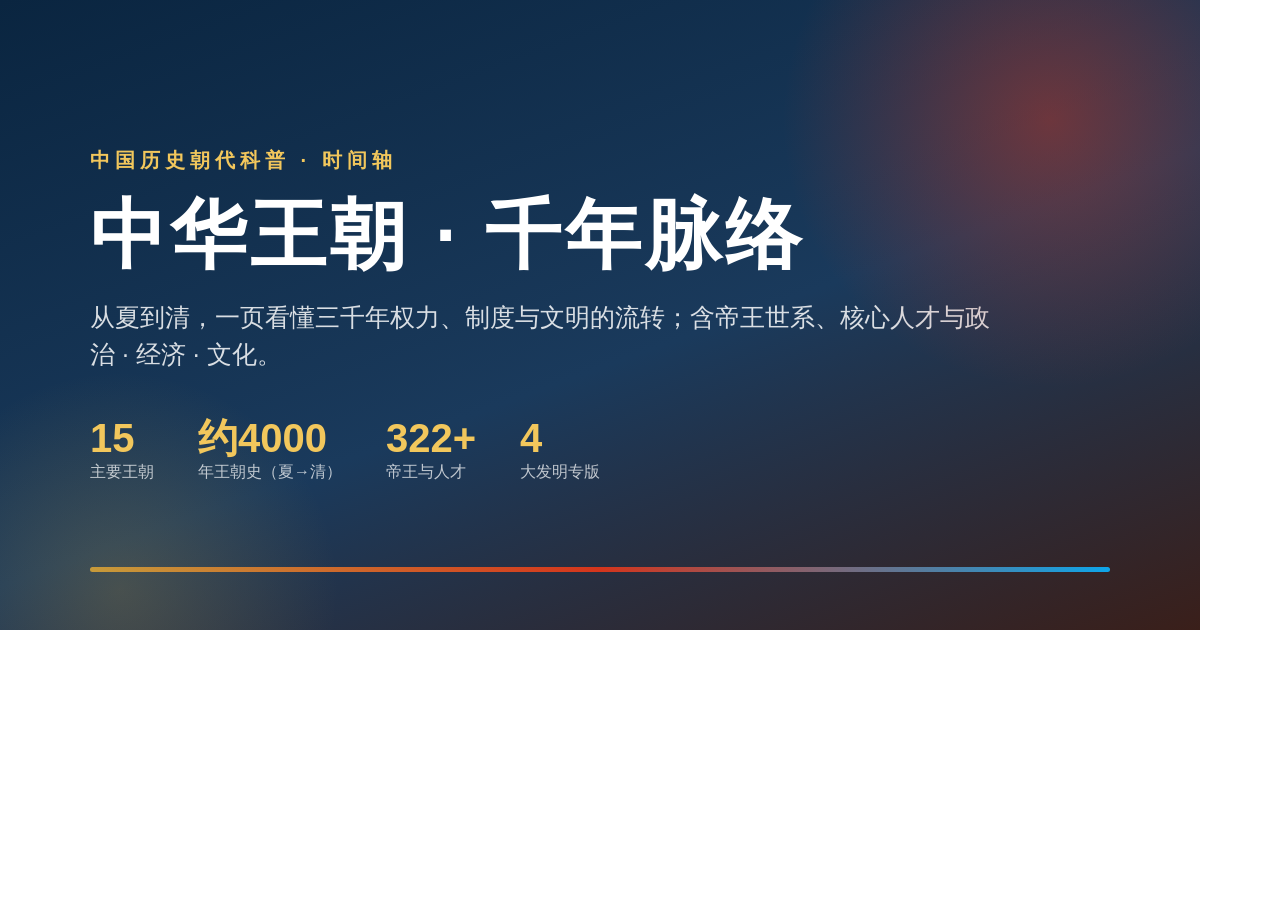
<file: assets/og-source.html>
<!DOCTYPE html>
<html lang="zh-CN">
<head>
<meta charset="UTF-8">
<title>og-cover</title>
<style>
  html,body{margin:0}
  .cover{width:1200px;height:630px;position:relative;overflow:hidden;box-sizing:border-box;
    background:linear-gradient(160deg,#0A2540 0%,#1A3A5C 55%,#3A1F1A 100%);
    font-family:-apple-system,"PingFang SC","Microsoft YaHei",Helvetica,Arial,sans-serif;color:#fff;
    display:flex;flex-direction:column;justify-content:center;padding:0 90px}
  .cover::after{content:"";position:absolute;right:-120px;top:-150px;width:540px;height:540px;border-radius:50%;
    background:radial-gradient(circle,rgba(212,53,28,.45),transparent 70%)}
  .cover::before{content:"";position:absolute;left:-100px;bottom:-180px;width:440px;height:440px;border-radius:50%;
    background:radial-gradient(circle,rgba(199,154,58,.25),transparent 70%)}
  .brand{position:relative;font-size:20px;letter-spacing:5px;color:#F2C75C;font-weight:700;margin-bottom:20px}
  h1{position:relative;font-size:76px;font-weight:800;letter-spacing:4px;margin:0 0 22px;line-height:1.08}
  p{position:relative;font-size:25px;color:rgba(255,255,255,.84);margin:0 0 42px;max-width:900px;line-height:1.5}
  .kpis{position:relative;display:flex;gap:44px}
  .kpi{display:flex;flex-direction:column;gap:2px}
  .kpi .v{font-size:40px;font-weight:800;color:#F2C75C;line-height:1.1}
  .kpi .l{font-size:16px;color:rgba(255,255,255,.72)}
  .line{position:absolute;left:90px;right:90px;bottom:58px;height:5px;border-radius:5px;
    background:linear-gradient(90deg,#C79A3A,#D4351C,#0EA5E9)}
</style>
</head>
<body>
  <div class="cover">
    <div class="brand">中国历史朝代科普 · 时间轴</div>
    <h1>中华王朝 · 千年脉络</h1>
    <p>从夏到清，一页看懂三千年权力、制度与文明的流转；含帝王世系、核心人才与政治 · 经济 · 文化。</p>
    <div class="kpis">
      <div class="kpi"><span class="v">15</span><span class="l">主要王朝</span></div>
      <div class="kpi"><span class="v">约4000</span><span class="l">年王朝史（夏→清）</span></div>
      <div class="kpi"><span class="v">322+</span><span class="l">帝王与人才</span></div>
      <div class="kpi"><span class="v">4</span><span class="l">大发明专版</span></div>
    </div>
    <div class="line"></div>
  </div>
</body>
</html>
</file>
<file: styles.css>
:root {
  --brand: #d4351c;
  --brand-d: #b82e18;
  --brand-100: #fbeae6;
  --brand-50: #fdf4f1;
  --ink-900: #0a2540;
  --ink-700: #1a3a5c;
  --ink-500: #425466;
  --ink-400: #697386;
  --ink-300: #8792a2;
  --ink-200: #c1c9d2;
  --ink-100: #e3e8ee;
  --ink-50: #f6f9fc;
  --gold: #c79a3a;
  --r1: 8px;
  --r2: 12px;
  --r3: 16px;
  --r4: 24px;
  --bg: var(--ink-50);
  --surface: #ffffff;
  --surface-2: var(--ink-100);
  --text: var(--ink-500);
  --text-strong: var(--ink-900);
  --text-soft: var(--ink-700);
  --text-mute: var(--ink-400);
  --border: var(--ink-100);
  --chip-bg: var(--ink-50);
  --emp-bg: var(--brand-50);
  --emp-border: var(--brand-100);
  --etag-bg: var(--surface);
  --s-soft: 0 1px 2px rgba(10, 37, 64, 0.04), 0 2px 8px rgba(10, 37, 64, 0.04);
  --s-card: 0 1px 3px rgba(10, 37, 64, 0.06), 0 8px 24px rgba(10, 37, 64, 0.06);
  --s-lift: 0 2px 4px rgba(10, 37, 64, 0.06), 0 16px 40px rgba(10, 37, 64, 0.1);
}
:root[data-theme="dark"] {
  --bg: #0e1a26;
  --surface: #16222f;
  --surface-2: #1e2c3b;
  --text: #a9b8c7;
  --text-strong: #e9f0f6;
  --text-soft: #cbd6e1;
  --text-mute: #7e8fa0;
  --border: #27384a;
  --chip-bg: #1b2a39;
  --brand-50: #241510;
  --brand-100: #3a221c;
  --emp-bg: #241510;
  --emp-border: #3a221c;
  --etag-bg: #0f1a26;
  --ink-100: #22303f;
  --gold: #d9ae4e;
  --s-soft: 0 1px 2px rgba(0, 0, 0, 0.2), 0 2px 8px rgba(0, 0, 0, 0.25);
  --s-card: 0 1px 3px rgba(0, 0, 0, 0.3), 0 8px 24px rgba(0, 0, 0, 0.35);
  --s-lift: 0 2px 4px rgba(0, 0, 0, 0.3), 0 16px 40px rgba(0, 0, 0, 0.45);
}
* {
  box-sizing: border-box;
  margin: 0;
  padding: 0;
}
body {
  font-family:
    -apple-system, "PingFang SC", "Microsoft YaHei", Helvetica, Arial,
    sans-serif;
  background: var(--bg);
  color: var(--text);
  line-height: 1.6;
  -webkit-font-smoothing: antialiased;
  padding-bottom: 72px;
  transition:
    background 0.3s,
    color 0.3s;
}
.wrap {
  display: flex;
  flex-direction: column;
  gap: 28px;
  margin: 0 auto;
  padding: 24px;
}
.theme-btn {
  position: absolute;
  top: 18px;
  right: 18px;
  z-index: 5;
  height: 40px;
  padding: 0 15px;
  border-radius: 999px;
  border: 1px solid rgba(255, 255, 255, 0.24);
  background: rgba(255, 255, 255, 0.12);
  color: #fff;
  font-size: 13px;
  font-weight: 600;
  cursor: pointer;
  backdrop-filter: blur(4px);
  display: inline-flex;
  align-items: center;
  gap: 6px;
  font-family: inherit;
  transition: 0.2s;
}
.theme-btn:hover {
  background: rgba(255, 255, 255, 0.2);
  transform: translateY(-1px);
}
.lang-btn {
  position: absolute;
  top: 18px;
  left: 18px;
  z-index: 5;
  height: 40px;
  padding: 0 14px;
  border-radius: 999px;
  border: 1px solid rgba(255, 255, 255, 0.24);
  background: rgba(255, 255, 255, 0.12);
  color: #fff;
  font-size: 13px;
  font-weight: 600;
  cursor: pointer;
  backdrop-filter: blur(4px);
  display: inline-flex;
  align-items: center;
  gap: 6px;
  font-family: inherit;
  transition: 0.2s;
}
.lang-btn:hover {
  background: rgba(255, 255, 255, 0.2);
  transform: translateY(-1px);
}
/* hero */
.hero {
  display: flex;
  flex-direction: column;
  gap: 18px;
  align-items: center;
  text-align: center;
  padding: 60px 24px 40px;
  border-radius: var(--r4);
  background: linear-gradient(160deg, #0a2540 0%, #1a3a5c 55%, #3a1f1a 100%);
  color: #fff;
  box-shadow: var(--s-lift);
  position: relative;
  overflow: hidden;
}
.hero::after {
  content: "";
  position: absolute;
  right: -60px;
  top: -60px;
  width: 220px;
  height: 220px;
  border-radius: 50%;
  background: radial-gradient(circle, rgba(212, 53, 28, 0.35), transparent 70%);
}
.hero h1 {
  font-size: 34px;
  font-weight: 800;
  letter-spacing: 1px;
  color: #fff;
}
.hero p {
  color: rgba(255, 255, 255, 0.78);
  font-size: 15px;
}
.hero .hero-issue {
  color: rgba(255, 255, 255, 0.72);
  font-size: 13.5px;
  display: flex;
  flex-wrap: wrap;
  gap: 6px;
  align-items: center;
  justify-content: center;
}
.hero .hero-issue-link {
  color: #20160a;
  background: #ffd166;
  font-weight: 700;
  text-decoration: none;
  padding: 2px 10px;
  border-radius: 999px;
  transition:
    background 0.2s,
    transform 0.2s;
}
.hero .hero-issue-link:hover {
  background: #ffe08a;
  transform: translateY(-1px);
}
.hero .hero-issue-link-alt {
  color: #fff;
  background: rgba(255, 255, 255, 0.16);
  border: 1px solid rgba(255, 255, 255, 0.55);
  font-weight: 600;
  text-decoration: none;
  padding: 2px 10px;
  border-radius: 999px;
  transition:
    background 0.2s,
    transform 0.2s;
}
.hero .hero-issue-link-alt:hover {
  background: rgba(255, 255, 255, 0.28);
  transform: translateY(-1px);
}
.kpis {
  display: grid;
  grid-template-columns: repeat(3, minmax(0, 1fr));
  gap: 16px;
}
@media (max-width: 640px) {
  .kpis {
    grid-template-columns: repeat(3, minmax(0, 1fr));
    gap: 8px;
  }
}
.kpi {
  display: flex;
  align-items: center;
  gap: 14px;
  background: rgba(255, 255, 255, 0.1);
  border: 1px solid rgba(255, 255, 255, 0.16);
  border-radius: var(--r3);
  padding: 16px 22px;
  min-width: 0;
}
.kpi .badge {
  display: flex;
  align-items: center;
  justify-content: center;
  width: 44px;
  height: 44px;
  border-radius: var(--r2);
  background: var(--brand);
  color: #fff;
  font-size: 20px;
  flex-shrink: 0;
}
.kpi .v {
  font-size: 26px;
  font-weight: 800;
  color: #fff;
  line-height: 1.1;
}
.kpi .l {
  font-size: 12px;
  color: rgba(255, 255, 255, 0.7);
}
@media (max-width: 640px) {
  .kpi {
    flex-direction: column;
    align-items: center;
    text-align: center;
    gap: 3px;
    padding: 8px 3px;
    min-width: 0;
  }
  .kpi .badge {
    width: 28px;
    height: 28px;
    font-size: 13px;
  }
  .kpi .v {
    font-size: 16px;
  }
  .kpi .l {
    font-size: 10px;
    overflow-wrap: anywhere;
  }
}
/* 搜索 */
.search {
  position: relative;
  max-width: 580px;
  width: 100%;
  margin: 0 auto;
}
#search {
  width: 100%;
  height: 46px;
  border-radius: 999px;
  border: 1px solid var(--border);
  background: var(--surface);
  color: var(--text);
  font-size: 14px;
  padding: 0 20px;
  font-family: inherit;
  box-shadow: var(--s-soft);
  transition: 0.15s;
}
#search::placeholder {
  color: var(--text-mute);
}
#search:focus {
  outline: none;
  border-color: var(--brand);
  box-shadow: 0 0 0 3px var(--brand-50);
}
.search-results {
  position: absolute;
  left: 0;
  right: 0;
  top: calc(100% + 8px);
  z-index: 40;
  background: var(--surface);
  border: 1px solid var(--border);
  border-radius: var(--r2);
  box-shadow: var(--s-lift);
  max-height: 380px;
  overflow: auto;
}
.sr-item {
  display: flex;
  align-items: center;
  gap: 10px;
  padding: 9px 14px;
  cursor: pointer;
  font-size: 13px;
  border-bottom: 1px solid var(--border);
}
.sr-item:last-child {
  border-bottom: none;
}
.sr-item:hover,
.sr-item:focus-visible {
  background: var(--chip-bg);
  outline: none;
}
.sr-type {
  flex-shrink: 0;
  font-size: 11px;
  font-weight: 700;
  color: var(--brand);
  background: var(--brand-50);
  border-radius: 6px;
  padding: 1px 7px;
}
.sr-name {
  font-weight: 700;
  color: var(--text-strong);
  flex-shrink: 0;
}
.sr-x {
  color: var(--text-mute);
  font-size: 11.5px;
  overflow: hidden;
  text-overflow: ellipsis;
  white-space: nowrap;
  flex: 1;
  min-width: 0;
}
.sr-dyn {
  margin-left: auto;
  font-size: 11.5px;
  color: var(--text-mute);
  flex-shrink: 0;
}
.sr-empty {
  padding: 12px 14px;
  color: var(--text-mute);
  font-size: 13px;
}
/* 模块导航与分区 */
.modnav {
  position: sticky;
  top: 0;
  z-index: 20;
  display: flex;
  gap: 8px;
  flex-wrap: wrap;
  justify-content: center;
  background: var(--bg);
  padding: 12px 0;
}
.mod {
  border: 1px solid var(--border);
  background: var(--surface);
  color: var(--text-mute);
  padding: 8px 16px;
  border-radius: 999px;
  font-size: 13px;
  font-weight: 600;
  cursor: pointer;
  font-family: inherit;
  transition: 0.15s;
}
.mod:hover {
  border-color: var(--brand);
  color: var(--brand);
}
.mod.active {
  background: var(--brand);
  border-color: var(--brand);
  color: #fff;
}
.module {
  display: none;
  scroll-margin-top: 72px;
}
.module.active {
  display: flex;
  flex-direction: column;
  gap: 24px;
}
.home-lead {
  text-align: center;
  color: var(--text-mute);
  font-size: 14px;
}
.home-grid {
  display: grid;
  grid-template-columns: repeat(4, minmax(0, 1fr));
  gap: 16px;
}
@media (max-width: 900px) {
  .home-grid {
    grid-template-columns: repeat(2, minmax(0, 1fr));
  }
}
@media (max-width: 560px) {
  .home-grid {
    grid-template-columns: 1fr;
  }
}
.entry {
  display: flex;
  flex-direction: column;
  gap: 6px;
  text-align: left;
  background: var(--surface);
  border: 1px solid var(--border);
  border-radius: var(--r3);
  box-shadow: var(--s-card);
  padding: 20px;
  cursor: pointer;
  font-family: inherit;
  transition: 0.2s;
}
.entry:hover {
  box-shadow: var(--s-lift);
  transform: translateY(-2px);
  border-color: var(--brand);
}
.entry-ic {
  font-size: 26px;
}
.entry-t {
  font-size: 17px;
  font-weight: 800;
  color: var(--text-strong);
}
.entry-d {
  font-size: 13px;
  color: var(--text-soft);
  line-height: 1.6;
}
.entry-go {
  margin-top: 4px;
  font-size: 12.5px;
  font-weight: 700;
  color: var(--brand);
}
/* tabs */
.tabs {
  display: flex;
  gap: 8px;
  flex-wrap: wrap;
  justify-content: center;
}
.tab {
  border: 1px solid var(--border);
  background: var(--surface);
  color: var(--text-mute);
  padding: 8px 18px;
  border-radius: 999px;
  font-size: 13px;
  font-weight: 600;
  cursor: pointer;
  transition: 0.18s;
}
.tab:hover {
  border-color: var(--brand);
  color: var(--brand);
}
.tab.active {
  background: var(--brand);
  border-color: var(--brand);
  color: #fff;
  box-shadow: var(--s-soft);
}
/* timeline */
.timeline {
  display: flex;
  flex-direction: column;
  gap: 18px;
  position: relative;
  padding-left: 24px;
}
.timeline::before {
  content: "";
  position: absolute;
  left: 6px;
  top: 8px;
  bottom: 8px;
  width: 3px;
  background: linear-gradient(var(--gold), var(--brand), var(--info, #0ea5e9));
  border-radius: 3px;
}
.node {
  position: relative;
}
.node .dot {
  position: absolute;
  left: -16.5px;
  transform: translateX(-50%);
  width: 13px;
  height: 13px;
  border-radius: 50%;
  background: var(--surface);
  border: 3px solid var(--brand);
  margin-top: 26px;
  box-sizing: border-box;
}
.reveal {
  opacity: 0;
  transform: translateY(14px);
  transition:
    opacity 0.55s ease,
    transform 0.55s ease;
}
.reveal.in {
  opacity: 1;
  transform: none;
}
.card {
  background: var(--surface);
  border: 1px solid var(--border);
  border-radius: var(--r3);
  box-shadow: var(--s-card);
  overflow: hidden;
  transition: 0.2s;
  position: relative;
}
.card:hover {
  box-shadow: var(--s-lift);
  transform: translateX(2px);
}
.card > .accent {
  position: absolute;
  left: 0;
  top: 0;
  bottom: 0;
  width: 5px;
}
.chead {
  display: flex;
  align-items: center;
  gap: 14px;
  flex-wrap: wrap;
  padding: 18px 22px;
  cursor: pointer;
}
.chead .name {
  font-size: 20px;
  font-weight: 800;
  color: var(--text-strong);
}
.chead .years {
  color: var(--brand);
  font-weight: 700;
  font-size: 14px;
  font-variant-numeric: tabular-nums;
}
.terr-thumb {
  flex: 0 0 auto;
  width: 64px;
  height: 38px;
  border: 1px solid var(--line);
  border-radius: 8px;
  background: rgba(127, 127, 127, 0.08);
  padding: 3px;
  box-sizing: border-box;
}
.terr-thumb .terr-poly {
  fill: var(--c);
  fill-opacity: 0.16;
  stroke: var(--c);
  stroke-width: 1.5;
  stroke-linejoin: round;
  vector-effect: non-scaling-stroke;
}
.terr-thumb .terr-cap {
  fill: var(--c);
  stroke: #fff;
  stroke-width: 1.5;
  vector-effect: non-scaling-stroke;
}
.legend-mark {
  display: inline-flex;
  align-items: center;
  gap: 4px;
  background: linear-gradient(135deg, #e8c05a, #c79a3a);
  color: #3a1f1a;
  font-size: 11px;
  font-weight: 800;
  border-radius: 999px;
  padding: 2px 9px;
  line-height: 1.5;
  white-space: nowrap;
}
.emp .hontag {
  cursor: help;
}
.chead:focus-visible {
  outline: 2px solid var(--brand);
  outline-offset: -3px;
  border-radius: var(--r3);
}
.emp .hontag:focus-visible {
  outline: 2px solid var(--gold);
  outline-offset: 1px;
}
.hint-ic {
  font-style: normal;
  font-size: 11px;
  margin-right: 3px;
  opacity: 0.85;
}
.hon-tip {
  position: fixed;
  z-index: 100;
  max-width: 260px;
  background: var(--text-strong);
  color: var(--surface);
  font-size: 11.5px;
  line-height: 1.6;
  padding: 8px 10px;
  border-radius: 8px;
  box-shadow: var(--s-lift);
  opacity: 0;
  visibility: hidden;
  transition: opacity 0.15s;
  pointer-events: none;
}
.hon-tip.show {
  opacity: 1;
  visibility: visible;
}
/* 四大发明 */
.inventions {
  display: flex;
  flex-direction: column;
  gap: 16px;
}
.inv-head {
  display: flex;
  flex-direction: column;
  gap: 4px;
  align-items: center;
  text-align: center;
}
.inv-head h2 {
  font-size: 22px;
  font-weight: 800;
  color: var(--text-strong);
}
.inv-head p {
  font-size: 13px;
  color: var(--text-mute);
}
.inv-grid {
  display: grid;
  grid-template-columns: repeat(auto-fit, minmax(240px, 1fr));
  gap: 16px;
}
.inv {
  display: flex;
  flex-direction: column;
  gap: 7px;
  background: var(--surface);
  border: 1px solid var(--border);
  border-radius: var(--r3);
  box-shadow: var(--s-card);
  padding: 18px;
  transition: 0.2s;
}
.inv:hover {
  box-shadow: var(--s-lift);
  transform: translateY(-2px);
}
.inv-top {
  display: flex;
  align-items: center;
  gap: 10px;
}
.inv-emoji {
  font-size: 22px;
}
.inv-name {
  font-size: 17px;
  font-weight: 800;
  color: var(--text-strong);
}
.inv-era {
  font-size: 12px;
  color: var(--brand);
  font-weight: 700;
}
.inv-person {
  font-size: 12px;
  color: var(--text-soft);
}
.inv-desc {
  font-size: 13px;
  color: var(--text);
  line-height: 1.7;
}
.inv-world {
  font-size: 12px;
  color: var(--text-mute);
  line-height: 1.6;
}
.inv-link {
  align-self: flex-start;
  margin-top: 2px;
  border: 1px solid var(--border);
  background: var(--chip-bg);
  color: var(--text-soft);
  font-size: 12px;
  font-weight: 600;
  padding: 5px 12px;
  border-radius: 999px;
  cursor: pointer;
  font-family: inherit;
  transition: 0.15s;
}
.inv-link:hover {
  border-color: var(--brand);
  color: var(--brand);
}
/* 朝代存续可视化 */
.span-wrap {
  overflow-x: auto;
}
.span-rows {
  display: flex;
  flex-direction: column;
  gap: 5px;
  min-width: 680px;
}
.span-row {
  display: grid;
  grid-template-columns: 208px 1fr;
  align-items: center;
  gap: 12px;
  padding: 2px 0;
  cursor: pointer;
  border-radius: 8px;
  transition: 0.15s;
}
.span-row:hover {
  background: var(--chip-bg);
}
.span-row:focus-visible {
  outline: 2px solid var(--brand);
  outline-offset: 2px;
}
.span-name {
  font-size: 12.5px;
  font-weight: 600;
  color: var(--text-soft);
  text-align: right;
  white-space: nowrap;
}
.span-year {
  margin-left: 8px;
  font-size: 11.5px;
  font-weight: 600;
  color: var(--text);
  font-variant-numeric: tabular-nums;
}
.span-track {
  position: relative;
  height: 22px;
  background: var(--chip-bg);
  border-radius: 6px;
  background-image: linear-gradient(
    90deg,
    var(--border) 0 1px,
    transparent 1px
  );
  background-size: 12.3457% 100%;
  background-position: 2.4691% 0;
}
.span-bar {
  position: absolute;
  top: 2px;
  bottom: 2px;
  border-radius: 5px;
  min-width: 4px;
}
.span-axis {
  display: grid;
  grid-template-columns: 208px 1fr;
  gap: 12px;
  margin-top: 6px;
  min-width: 680px;
}
.span-ticks {
  position: relative;
  height: 16px;
}
.span-tick {
  position: absolute;
  transform: translateX(-50%);
  font-size: 11px;
  color: var(--text-mute);
  white-space: nowrap;
}
/* 历史大事记 */
.ev-groups {
  display: grid;
  grid-template-columns: repeat(3, minmax(0, 1fr));
  gap: 18px;
  align-items: start;
}
@media (max-width: 900px) {
  .ev-groups {
    grid-template-columns: repeat(2, minmax(0, 1fr));
  }
}
@media (max-width: 560px) {
  .ev-groups {
    grid-template-columns: 1fr;
  }
}
.ev-group {
  background: var(--surface);
  border: 1px solid var(--border);
  border-radius: var(--r3);
  box-shadow: var(--s-card);
  padding: 16px 18px 14px;
}
.ev-gh {
  display: flex;
  align-items: center;
  gap: 8px;
  font-size: 13px;
  font-weight: 800;
  color: var(--brand);
  margin-bottom: 12px;
}
.ev-gh::before {
  content: "";
  width: 8px;
  height: 8px;
  border-radius: 50%;
  background: var(--brand);
}
.ev-list {
  display: grid;
  grid-template-columns: repeat(3, minmax(0, 1fr));
  gap: 14px;
  position: relative;
}
.ev-svg {
  position: absolute;
  inset: 0;
  width: 100%;
  height: 100%;
  overflow: visible;
  pointer-events: none;
  z-index: 1;
}
.ev {
  display: flex;
  flex-direction: column;
  gap: 10px;
  padding: 12px 4px;
  cursor: pointer;
  transition: transform 0.15s;
}
.ev:hover .ev-name {
  color: var(--brand);
}
.ev:focus-visible {
  outline: 2px solid var(--brand);
  outline-offset: 2px;
  border-radius: 8px;
}
@media (max-width: 720px) {
  .ev-list {
    grid-template-columns: repeat(2, minmax(0, 1fr));
  }
}
@media (max-width: 460px) {
  .ev-list {
    grid-template-columns: 1fr;
  }
}
.ev-year {
  position: relative;
  z-index: 2;
  align-self: flex-start;
  font-weight: 800;
  color: var(--brand);
  font-variant-numeric: tabular-nums;
  font-size: 12px;
  background: var(--brand-50);
  padding: 2px 8px;
  border-radius: 6px;
}
.ev-main {
  display: flex;
  flex-direction: column;
  gap: 4px;
  min-width: 0;
}
.ev-name {
  font-size: 14px;
  font-weight: 700;
  color: var(--text-strong);
  line-height: 1.45;
}
.ev-x {
  font-size: 12.5px;
  color: var(--text-mute);
  line-height: 1.6;
}

/* 帝王之最 */
.rec-grid {
  display: grid;
  grid-template-columns: repeat(3, minmax(0, 1fr));
  gap: 20px;
}
@media (max-width: 720px) {
  .rec-grid {
    grid-template-columns: 1fr;
  }
}
.rec-card {
  background: var(--surface);
  border: 1px solid var(--border);
  border-radius: var(--r3);
  box-shadow: var(--s-card);
  padding: 18px 20px;
}
.rec-title {
  font-size: 15px;
  font-weight: 800;
  color: var(--text-strong);
  margin-bottom: 12px;
  padding-bottom: 10px;
  border-bottom: 1px solid var(--border);
  display: flex;
  align-items: center;
  gap: 8px;
}
.rec-title::before {
  content: "";
  width: 4px;
  height: 15px;
  border-radius: 2px;
  background: var(--brand);
}
.rec-list {
  list-style: none;
  display: flex;
  flex-direction: column;
  gap: 10px;
}
.rec-item {
  display: flex;
  align-items: center;
  gap: 12px;
  cursor: pointer;
  border-radius: 10px;
  padding: 9px 11px;
  transition: 0.15s;
  background: transparent;
}
.rec-item:hover {
  background: var(--chip-bg);
  transform: translateX(2px);
}
.rec-item:focus-visible {
  outline: 2px solid var(--brand);
  outline-offset: 2px;
}
.rec-rank {
  flex-shrink: 0;
  width: 28px;
  height: 28px;
  border-radius: 50%;
  background: var(--chip-bg);
  color: var(--text-soft);
  font-size: 13px;
  font-weight: 800;
  display: flex;
  align-items: center;
  justify-content: center;
  font-variant-numeric: tabular-nums;
}
.rec-item.gold .rec-rank {
  background: linear-gradient(135deg, #f6cf4b, #e0a200);
  color: #5a3d00;
  box-shadow: 0 2px 8px rgba(224, 162, 0, 0.35);
}
.rec-item.silver .rec-rank {
  background: linear-gradient(135deg, #e2e6ec, #aeb4bd);
  color: #3a3f47;
}
.rec-item.bronze .rec-rank {
  background: linear-gradient(135deg, #eaa86e, #c47e3f);
  color: #fff;
}
.rec-body {
  flex: 1;
  min-width: 0;
  display: flex;
  flex-direction: column;
  gap: 6px;
}
.rec-top {
  display: flex;
  align-items: baseline;
  justify-content: space-between;
  gap: 8px;
}
.rec-name {
  font-size: 14px;
  font-weight: 700;
  color: var(--text-strong);
  white-space: nowrap;
  overflow: hidden;
  text-overflow: ellipsis;
}
.rec-item:hover .rec-name {
  color: var(--brand);
}
.rec-meta {
  font-size: 11.5px;
  color: var(--text-mute);
  white-space: nowrap;
  flex-shrink: 0;
}
.rec-nm {
  display: inline-flex;
  align-items: center;
  gap: 5px;
  min-width: 0;
}
.rec-approx {
  flex-shrink: 0;
  font-size: 10.5px;
  font-weight: 800;
  line-height: 1;
  color: var(--brand);
  background: var(--brand-50);
  border: 1px solid var(--brand-100);
  border-radius: 4px;
  padding: 2px 5px;
}
.rec-barwrap {
  display: flex;
  align-items: center;
  gap: 10px;
}
.rec-bar {
  flex: 1;
  height: 9px;
  background: var(--chip-bg);
  border-radius: 5px;
  overflow: hidden;
}
.rec-fill {
  display: block;
  height: 100%;
  border-radius: 5px;
  background: var(--brand);
}
.rec-item.gold .rec-fill {
  background: linear-gradient(90deg, #f6cf4b, #e0a200);
}
.rec-item.silver .rec-fill {
  background: linear-gradient(90deg, #d3d8df, #9aa1ab);
}
.rec-item.bronze .rec-fill {
  background: linear-gradient(90deg, #eaa86e, #c47e3f);
}
.rec-val {
  flex-shrink: 0;
  font-size: 13px;
  font-weight: 800;
  color: var(--brand);
  font-variant-numeric: tabular-nums;
  min-width: 42px;
  text-align: right;
}
.rec-note {
  margin-top: 12px;
  padding-top: 9px;
  border-top: 1px dashed var(--border);
  font-size: 11.5px;
  line-height: 1.65;
  color: var(--text-mute);
}

.chead .meta {
  color: var(--text-mute);
  font-size: 12.5px;
  margin-left: auto;
  text-align: right;
}
.chead .toggle {
  color: var(--text-mute);
  font-size: 13px;
  font-weight: 600;
  display: flex;
  align-items: center;
  gap: 6px;
}
.chead .toggle .chev {
  display: inline-block;
  transition: transform 0.42s cubic-bezier(0.4, 0, 0.2, 1);
}
.card.collapsed .toggle .chev {
  transform: rotate(-90deg);
}
.feature {
  color: var(--text);
  font-size: 14px;
  padding: 0 22px 14px;
}
.geo-brief {
  display: flex;
  gap: 6px;
  align-items: baseline;
  font-size: 13.5px;
  line-height: 1.7;
  color: var(--text-soft);
  padding: 0 22px 14px;
}
.geo-brief .gb-ic {
  flex: 0 0 auto;
}
.geo-brief .gb-k {
  color: var(--text-mute);
  font-weight: 600;
  flex: 0 0 auto;
}
.geo-brief .gb-t {
  flex: 1 1 220px;
  min-width: 0;
}
.stats {
  display: flex;
  gap: 8px;
  flex-wrap: wrap;
  padding: 0 22px 16px;
}
.stat {
  background: var(--chip-bg);
  border: 1px solid var(--border);
  border-radius: var(--r1);
  padding: 4px 11px;
  font-size: 12px;
  color: var(--text-soft);
  font-weight: 600;
}
.stat b {
  color: var(--text-strong);
}
.stat.area {
  border-color: var(--brand);
  color: var(--brand);
}
.stat.area b {
  color: var(--brand);
}
.panel {
  display: grid;
  grid-template-rows: 0fr;
  transition: grid-template-rows 0.42s cubic-bezier(0.4, 0, 0.2, 1);
}
.card:not(.collapsed) .panel {
  grid-template-rows: 1fr;
}
.panel-i {
  overflow: hidden;
  min-height: 0;
}
.body {
  display: flex;
  flex-direction: column;
  gap: 18px;
  padding: 4px 22px 22px;
}
.sec {
  display: flex;
  flex-direction: column;
  gap: 10px;
}
.sec-h {
  display: flex;
  align-items: center;
  gap: 9px;
}
.sec-h .ic {
  display: flex;
  align-items: center;
  justify-content: center;
  width: 28px;
  height: 28px;
  border-radius: var(--r2);
  font-size: 14px;
  color: #fff;
}
.sec-h .t {
  font-size: 14px;
  font-weight: 700;
  color: var(--text-strong);
}
.sec-h .c {
  margin-left: auto;
  font-size: 12px;
  color: var(--text-mute);
}
.emps {
  display: grid;
  grid-template-columns: repeat(auto-fill, minmax(220px, 1fr));
  gap: 10px;
}
.emp {
  display: flex;
  flex-direction: column;
  gap: 3px;
  background: var(--emp-bg);
  border: 1px solid var(--emp-border);
  border-radius: var(--r2);
  padding: 10px 13px;
}
.emp .emp-top {
  display: flex;
  align-items: center;
  gap: 8px;
  flex-wrap: wrap;
}
.emp .en {
  font-size: 14px;
  font-weight: 700;
  color: var(--brand-d);
}
.emp .et {
  font-size: 11.5px;
  color: var(--text-mute);
}
.emp .emp-meta {
  display: flex;
  flex-wrap: wrap;
  gap: 4px 8px;
  margin-top: 1px;
}
.emp .er {
  font-size: 12px;
  font-weight: 600;
  color: var(--text-soft);
}
.emp .etag {
  font-size: 11px;
  color: var(--text-mute);
  background: var(--etag-bg);
  border: 1px solid var(--border);
  border-radius: 999px;
  padding: 1px 8px;
  line-height: 1.5;
}
.emp .enote {
  font-size: 12.5px;
  color: var(--text);
}
/* famous emperor highlight */
.emp.star {
  background: linear-gradient(135deg, #fff8e6 0%, #fcefc7 100%);
  border-color: #e7c766;
  box-shadow: 0 2px 6px rgba(199, 154, 58, 0.22);
}
.emp.star .en {
  color: #9a6b12;
}
.emp .star-ic {
  display: none;
  color: var(--gold);
  font-size: 13px;
  line-height: 1;
}
.emp.star .star-ic,
.emp.legend .star-ic {
  display: inline-block;
}
/* 千古一帝 */
.emp.legend {
  background: linear-gradient(135deg, #3a1f1a 0%, #7a2a18 100%);
  border-color: #c79a3a;
  box-shadow: 0 3px 10px rgba(199, 154, 58, 0.35);
}
.emp.legend .en {
  color: #f2c75c;
}
.emp.legend .er {
  color: #f2c75c;
}
.emp.legend .et,
.emp.legend .enote {
  color: rgba(255, 255, 255, 0.85);
}
.emp.legend .etag {
  background: rgba(255, 255, 255, 0.12);
  border-color: rgba(255, 255, 255, 0.22);
  color: rgba(255, 255, 255, 0.9);
}
.emp.legend .star-ic {
  color: #f2c75c;
}
.emp.legend .legend-tag {
  background: linear-gradient(135deg, #e8c05a, #c79a3a);
  color: #3a1f1a;
  border-color: #e8c05a;
  font-weight: 800;
}
.emp .star-tag {
  display: none;
}
.emp.star .star-tag {
  display: inline-block;
  background: var(--gold);
  color: #fff;
  border-color: var(--gold);
  font-weight: 700;
}
.tgroup {
  display: flex;
  flex-direction: column;
  gap: 7px;
}
.tgroup .gt {
  font-size: 12px;
  font-weight: 700;
  color: var(--text-soft);
  display: flex;
  align-items: center;
  gap: 6px;
}
.tgroup .gt .dot {
  width: 8px;
  height: 8px;
  border-radius: 50%;
}
.chips {
  display: flex;
  flex-wrap: wrap;
  gap: 8px;
}
.chip {
  background: var(--chip-bg);
  border: 1px solid var(--border);
  border-radius: var(--r1);
  padding: 6px 11px;
  font-size: 13px;
  color: var(--text-soft);
  transition: 0.15s;
}
.chip:hover {
  border-color: var(--text-mute);
  box-shadow: var(--s-soft);
}
.chip b {
  color: var(--text-strong);
  font-weight: 700;
}
.chip .note {
  color: var(--text-mute);
  font-size: 11.5px;
  margin-left: 6px;
}
.pills {
  display: flex;
  flex-wrap: wrap;
  gap: 8px;
}
.pill {
  background: var(--surface-2);
  color: var(--text-soft);
  border-radius: 999px;
  padding: 5px 13px;
  font-size: 12.5px;
  font-weight: 600;
}
.summary {
  font-size: 12.5px;
  font-style: italic;
  color: var(--text-mute);
  border-left: 3px solid var(--gold);
  padding: 8px 0 8px 12px;
  background: var(--chip-bg);
  border-radius: 0 var(--r1) var(--r1) 0;
}
/* 政治 / 经济 / 文化 */
.aspects {
  display: grid;
  grid-template-columns: repeat(auto-fit, minmax(230px, 1fr));
  gap: 12px;
}
.aspect {
  background: var(--chip-bg);
  border: 1px solid var(--border);
  border-radius: var(--r2);
  padding: 12px 14px;
}
.aspect-h {
  display: flex;
  align-items: center;
  gap: 7px;
  font-size: 13px;
  font-weight: 700;
  color: var(--text-strong);
  margin-bottom: 7px;
}
.aspect-h .dot {
  width: 8px;
  height: 8px;
  border-radius: 50%;
}
.aspect-list {
  list-style: none;
  display: flex;
  flex-direction: column;
  gap: 5px;
}
.aspect-list li {
  position: relative;
  padding-left: 13px;
  font-size: 12.5px;
  color: var(--text);
  line-height: 1.6;
}
.aspect-list li::before {
  content: "";
  position: absolute;
  left: 0;
  top: 8px;
  width: 5px;
  height: 5px;
  border-radius: 50%;
  background: var(--text-mute);
}
.loading {
  display: flex;
  align-items: center;
  gap: 10px;
  padding: 22px;
  color: var(--text-mute);
  font-size: 13px;
}
.spinner {
  width: 16px;
  height: 16px;
  border: 2px solid var(--border);
  border-top-color: var(--brand);
  border-radius: 50%;
  animation: spin 0.8s linear infinite;
}
@keyframes spin {
  to {
    transform: rotate(360deg);
  }
}
.foot {
  text-align: center;
  color: var(--text-mute);
  font-size: 12px;
  line-height: 2;
  padding: 14px 0 6px;
}
.foot .legend {
  color: var(--gold);
  font-weight: 700;
}
@media (max-width: 640px) {
  .hero {
    padding: 54px 16px 22px;
    gap: 12px;
    border-radius: var(--r3);
  }
  .theme-btn,
  .lang-btn {
    top: 10px;
    height: 30px;
    padding: 0 10px;
    font-size: 12px;
  }
  .hero h1 {
    font-size: 25px;
    letter-spacing: 0.5px;
  }
  .hero p {
    font-size: 13.5px;
    text-align: left;
  }
  .hero .hero-issue {
    font-size: 12.5px;
    gap: 6px 8px;
    justify-content: flex-start;
    text-align: left;
  }
  .chead .meta {
    margin-left: 0;
    text-align: left;
    width: 100%;
  }
}
@media (prefers-reduced-motion: reduce) {
  .reveal {
    opacity: 1;
    transform: none;
    transition: none;
  }
  .panel {
    transition: none;
  }
  .spinner {
    animation: none;
  }
}

.territory-area {
  display: flex;
  gap: 10px;
  margin-top: 10px;
  padding-top: 10px;
  border-top: 1px dashed var(--line);
  font-size: 14px;
}
.ta-k {
  color: var(--text-mute);
  min-width: 64px;
  flex: 0 0 auto;
}
.ta-v {
  color: var(--text-strong);
  font-weight: 600;
}

.territory {
  font-size: 14px;
  line-height: 1.75;
  color: var(--text-soft);
}

/* 返回顶部 */
.to-top {
  position: fixed;
  right: 22px;
  bottom: 22px;
  width: 46px;
  height: 46px;
  border-radius: 50%;
  background: var(--brand);
  color: #fff;
  border: none;
  cursor: pointer;
  z-index: 60;
  display: flex;
  align-items: center;
  justify-content: center;
  box-shadow: var(--s-lift);
  opacity: 0;
  transform: translateY(14px) scale(0.92);
  pointer-events: none;
  transition:
    opacity 0.25s ease,
    transform 0.25s ease,
    filter 0.15s;
}
.to-top.show {
  opacity: 1;
  transform: none;
  pointer-events: auto;
}
.to-top:hover {
  filter: brightness(1.08);
}
.to-top:active {
  transform: scale(0.94);
}
.to-top:focus-visible {
  outline: 2px solid var(--brand);
  outline-offset: 3px;
}
.to-top svg {
  width: 22px;
  height: 22px;
}
@media (max-width: 560px) {
  .to-top {
    right: 16px;
    bottom: 16px;
    width: 42px;
    height: 42px;
  }
}

/* 制度演变 */
.sys-list {
  display: flex;
  flex-direction: column;
  gap: 16px;
}
.sys-thread {
  background: var(--surface);
  border: 1px solid var(--border);
  border-radius: var(--r3);
  box-shadow: var(--s-card);
  padding: 16px 18px;
}
.sys-th {
  display: flex;
  align-items: center;
  gap: 9px;
  font-size: 15px;
  font-weight: 800;
  color: var(--text-strong);
  margin-bottom: 14px;
}
.sys-ic {
  font-size: 18px;
}
.sys-flow {
  display: flex;
  align-items: stretch;
  gap: 8px;
  overflow-x: auto;
  padding-bottom: 4px;
}
.sys-stage {
  flex: 1 0 150px;
  min-width: 150px;
  display: flex;
  flex-direction: column;
  gap: 4px;
  background: var(--chip-bg);
  border: 1px solid var(--border);
  border-radius: var(--r2);
  padding: 11px 12px;
}
.sys-k {
  font-size: 11px;
  font-weight: 700;
  color: var(--brand);
}
.sys-n {
  font-size: 14px;
  font-weight: 800;
  color: var(--text-strong);
}
.sys-x {
  font-size: 12px;
  color: var(--text-mute);
  line-height: 1.55;
}
.sys-arrow {
  align-self: center;
  flex: 0 0 auto;
  color: var(--text-mute);
  font-weight: 800;
  font-size: 16px;
}
@media (max-width: 640px) {
  .sys-flow {
    flex-direction: column;
    overflow: visible;
  }
  .sys-stage {
    min-width: 0;
  }
  .sys-arrow {
    transform: rotate(90deg);
    align-self: flex-start;
    margin-left: 14px;
  }
}

/* 著名战役 */
.btl-list {
  display: grid;
  grid-template-columns: repeat(auto-fill, minmax(min(290px, 100%), 1fr));
  gap: 12px;
  align-items: stretch;
}
.btl {
  display: flex;
  flex-direction: column;
  gap: 7px;
  background: var(--surface);
  border: 1px solid var(--border);
  border-radius: var(--r2);
  box-shadow: var(--s-soft);
  padding: 13px 15px;
  cursor: pointer;
  transition: 0.15s;
}
.btl:hover {
  box-shadow: var(--s-card);
  transform: translateY(-2px);
  border-color: var(--brand);
}
.btl:focus-visible {
  outline: 2px solid var(--brand);
  outline-offset: 2px;
}
.btl-head {
  display: flex;
  align-items: center;
  justify-content: space-between;
  gap: 8px;
}
.btl-year {
  font-weight: 800;
  color: var(--brand);
  font-variant-numeric: tabular-nums;
  font-size: 12.5px;
  background: var(--brand-50);
  border-radius: 6px;
  padding: 2px 8px;
}
.btl-name {
  font-size: 15px;
  font-weight: 800;
  color: var(--text-strong);
}
.btl-tag {
  font-size: 11px;
  font-weight: 700;
  border-radius: 999px;
  padding: 2px 9px;
  line-height: 1.5;
  color: #fff;
}
.btl-tag.t-fewer {
  background: #ef4444;
}
.btl-tag.t-unify {
  background: #3b82f6;
}
.btl-tag.t-revolt {
  background: #f59e0b;
}
.btl-tag.t-frontier {
  background: #059669;
}
.btl-gen {
  font-size: 12.5px;
  color: var(--text-soft);
}
.btl-gen b {
  color: var(--text-mute);
  font-weight: 600;
}
.btl-x {
  font-size: 12.5px;
  color: var(--text-mute);
  line-height: 1.6;
  flex: 1;
}
.btl-dyn {
  align-self: flex-start;
  font-size: 11.5px;
  font-weight: 700;
  color: var(--text-soft);
  background: var(--chip-bg);
  border: 1px solid var(--border);
  border-radius: 999px;
  padding: 2px 9px;
}

/* 历史人物 */
.ppl-count {
  text-align: center;
  color: var(--text-mute);
  font-size: 12.5px;
}
.ppl-grid {
  display: grid;
  grid-template-columns: repeat(auto-fill, minmax(min(210px, 100%), 1fr));
  gap: 12px;
}
.ppl {
  display: flex;
  flex-direction: column;
  gap: 6px;
  background: var(--surface);
  border: 1px solid var(--border);
  border-radius: var(--r2);
  box-shadow: var(--s-soft);
  padding: 13px 15px;
  cursor: pointer;
  transition: 0.15s;
}
.ppl:hover {
  box-shadow: var(--s-card);
  transform: translateY(-2px);
  border-color: var(--brand);
}
.ppl:focus-visible {
  outline: 2px solid var(--brand);
  outline-offset: 2px;
}
.ppl-top {
  display: flex;
  align-items: baseline;
  justify-content: space-between;
  gap: 8px;
}
.ppl-name {
  font-size: 15px;
  font-weight: 800;
  color: var(--text-strong);
}
.ppl-dyn {
  font-size: 11.5px;
  font-weight: 700;
  color: var(--brand);
  white-space: nowrap;
}
.ppl-note {
  font-size: 12.5px;
  color: var(--text);
  line-height: 1.6;
}
.ppl-tags {
  display: flex;
  flex-wrap: wrap;
  gap: 5px;
  margin-top: 2px;
}
.ppl-tag {
  font-size: 10.5px;
  font-weight: 600;
  color: var(--text-mute);
  background: var(--chip-bg);
  border: 1px solid var(--border);
  border-radius: 999px;
  padding: 1px 8px;
}

/* 世界对比 */
.world-list {
  display: grid;
  grid-template-columns: repeat(auto-fill, minmax(min(400px, 100%), 1fr));
  gap: 12px;
  align-items: stretch;
}
.world-row {
  display: grid;
  grid-template-columns: 1fr 40px 1fr;
  gap: 12px;
  align-content: start;
  align-items: start;
  background: var(--surface);
  border: 1px solid var(--border);
  border-radius: var(--r3);
  box-shadow: var(--s-soft);
  padding: 14px 18px;
  cursor: pointer;
  transition: 0.15s;
}
.world-row:hover {
  box-shadow: var(--s-card);
  border-color: var(--brand);
}
.world-row:focus-visible {
  outline: 2px solid var(--brand);
  outline-offset: 2px;
}
.world-side {
  display: flex;
  flex-direction: column;
  gap: 3px;
  min-width: 0;
}
.world-side.cn {
  text-align: right;
  align-items: flex-end;
}
.world-lbl {
  font-size: 10.5px;
  font-weight: 700;
  letter-spacing: 0.5px;
  color: var(--text-mute);
  text-transform: uppercase;
}
.world-cn,
.world-world {
  font-size: 15px;
  font-weight: 800;
  color: var(--text-strong);
}
.world-period {
  font-size: 11.5px;
  color: var(--brand);
  font-weight: 700;
  font-variant-numeric: tabular-nums;
}
.world-arrow {
  text-align: center;
  font-size: 18px;
  color: var(--brand);
}
.world-note {
  grid-column: 1 / -1;
  font-size: 12.5px;
  color: var(--text-mute);
  line-height: 1.6;
  border-top: 1px dashed var(--border);
  padding-top: 9px;
  margin-top: 4px;
}
@media (max-width: 560px) {
  .world-row {
    grid-template-columns: 1fr 24px 1fr;
    gap: 8px;
    padding: 12px 13px;
  }
  .world-arrow {
    font-size: 14px;
  }
  .world-cn,
  .world-world {
    font-size: 13.5px;
  }
  .world-period {
    font-size: 11px;
  }
}

/* 改革与变法 */
.rfm-list {
  display: grid;
  grid-template-columns: repeat(auto-fill, minmax(min(300px, 100%), 1fr));
  gap: 12px;
  align-items: stretch;
}
.rfm {
  display: flex;
  flex-direction: column;
  gap: 6px;
  background: var(--surface);
  border: 1px solid var(--border);
  border-radius: var(--r2);
  box-shadow: var(--s-soft);
  padding: 13px 15px;
  cursor: pointer;
  transition: 0.15s;
}
.rfm:hover {
  box-shadow: var(--s-card);
  transform: translateY(-2px);
  border-color: var(--brand);
}
.rfm:focus-visible {
  outline: 2px solid var(--brand);
  outline-offset: 2px;
}
.rfm-head {
  display: flex;
  align-items: center;
  justify-content: space-between;
  gap: 8px;
}
.rfm-year {
  font-weight: 800;
  color: var(--brand);
  font-variant-numeric: tabular-nums;
  font-size: 12.5px;
  background: var(--brand-50);
  border-radius: 6px;
  padding: 2px 8px;
}
.rfm-dyn {
  font-size: 11.5px;
  font-weight: 700;
  color: var(--text-mute);
}
.rfm-name {
  font-size: 15px;
  font-weight: 800;
  color: var(--text-strong);
}
.rfm-row {
  font-size: 12.5px;
  color: var(--text-soft);
  line-height: 1.6;
}
.rfm-row b {
  color: var(--text-mute);
  font-weight: 600;
  margin-right: 2px;
}
.rfm-row.res {
  color: var(--text-mute);
  border-top: 1px dashed var(--border);
  padding-top: 6px;
  margin-top: 2px;
}

/* 成语典故 */
.idi-list {
  display: grid;
  grid-template-columns: repeat(auto-fill, minmax(min(300px, 100%), 1fr));
  gap: 12px;
  align-items: stretch;
}
.idi {
  display: flex;
  flex-direction: column;
  gap: 6px;
  background: var(--surface);
  border: 1px solid var(--border);
  border-radius: var(--r2);
  box-shadow: var(--s-soft);
  padding: 13px 15px;
  cursor: pointer;
  transition: 0.15s;
}
.idi:hover {
  box-shadow: var(--s-card);
  transform: translateY(-2px);
  border-color: var(--brand);
}
.idi:focus-visible {
  outline: 2px solid var(--brand);
  outline-offset: 2px;
}
.idi-top {
  display: flex;
  align-items: baseline;
  justify-content: space-between;
  gap: 8px;
}
.idi-name {
  font-size: 16px;
  font-weight: 800;
  color: var(--text-strong);
  letter-spacing: 1px;
}
.idi-dyn {
  font-size: 11.5px;
  font-weight: 700;
  color: var(--brand);
  white-space: nowrap;
}
.idi-src {
  font-size: 11.5px;
  color: var(--text-mute);
}
.idi-mean {
  font-size: 12.5px;
  color: var(--text);
  line-height: 1.65;
}

/* 文化成就 */
.cul-genres {
  margin-bottom: 4px;
}
.cul-sections {
  display: grid;
  grid-template-columns: repeat(auto-fit, minmax(min(260px, 100%), 1fr));
  gap: 14px;
  align-items: start;
}
.cul-card {
  background: var(--surface);
  border: 1px solid var(--border);
  border-radius: var(--r3);
  box-shadow: var(--s-card);
  padding: 15px 17px;
}
.cul-h {
  display: flex;
  align-items: center;
  gap: 8px;
  font-size: 14.5px;
  font-weight: 800;
  color: var(--text-strong);
  margin-bottom: 11px;
}
.cul-ic {
  font-size: 16px;
}
.cul-chips {
  display: flex;
  flex-wrap: wrap;
  gap: 8px;
}
.cul-chip {
  display: flex;
  flex-direction: column;
  gap: 2px;
  background: var(--chip-bg);
  border: 1px solid var(--border);
  border-radius: var(--r2);
  padding: 8px 11px;
  cursor: pointer;
  transition: 0.15s;
  max-width: 100%;
}
.cul-chip:hover {
  border-color: var(--brand);
  box-shadow: var(--s-soft);
}
.cul-chip:focus-visible {
  outline: 2px solid var(--brand);
  outline-offset: 2px;
}
.cul-chip b {
  color: var(--text-strong);
  font-size: 13px;
  font-weight: 700;
}
.cul-note {
  color: var(--text-mute);
  font-size: 11.5px;
}

/* 都城与货币 */
.sub-h {
  font-size: 14px;
  font-weight: 800;
  color: var(--text-soft);
  padding-left: 10px;
  border-left: 4px solid var(--brand);
}
.cap-list {
  display: grid;
  grid-template-columns: repeat(auto-fill, minmax(min(250px, 100%), 1fr));
  gap: 12px;
  align-items: stretch;
}
.cap {
  display: flex;
  flex-direction: column;
  gap: 5px;
  background: var(--surface);
  border: 1px solid var(--border);
  border-radius: var(--r2);
  box-shadow: var(--s-soft);
  padding: 12px 14px;
  cursor: pointer;
  transition: 0.15s;
}
.cap:hover {
  box-shadow: var(--s-card);
  transform: translateY(-2px);
  border-color: var(--brand);
}
.cap:focus-visible {
  outline: 2px solid var(--brand);
  outline-offset: 2px;
}
.cap-top {
  display: flex;
  align-items: baseline;
  gap: 8px;
  flex-wrap: wrap;
}
.cap-dyn {
  font-size: 12px;
  font-weight: 700;
  color: var(--brand);
  white-space: nowrap;
}
.cap-name {
  font-size: 14.5px;
  font-weight: 800;
  color: var(--text-strong);
}
.cap-note {
  font-size: 12px;
  color: var(--text-mute);
  line-height: 1.6;
}

/* 对外交流 */
.ex-list {
  display: grid;
  grid-template-columns: repeat(auto-fill, minmax(min(300px, 100%), 1fr));
  gap: 12px;
  align-items: stretch;
}
.ex {
  display: flex;
  flex-direction: column;
  gap: 6px;
  background: var(--surface);
  border: 1px solid var(--border);
  border-radius: var(--r2);
  box-shadow: var(--s-soft);
  padding: 13px 15px;
  cursor: pointer;
  transition: 0.15s;
}
.ex:hover {
  box-shadow: var(--s-card);
  transform: translateY(-2px);
  border-color: var(--brand);
}
.ex:focus-visible {
  outline: 2px solid var(--brand);
  outline-offset: 2px;
}
.ex-head {
  display: flex;
  align-items: center;
  justify-content: space-between;
  gap: 8px;
}
.ex-year {
  font-weight: 800;
  color: var(--brand);
  font-variant-numeric: tabular-nums;
  font-size: 12.5px;
  background: var(--brand-50);
  border-radius: 6px;
  padding: 2px 8px;
}
.ex-dyn {
  font-size: 11.5px;
  font-weight: 700;
  color: var(--text-mute);
}
.ex-name {
  font-size: 15px;
  font-weight: 800;
  color: var(--text-strong);
}
.ex-row {
  font-size: 12.5px;
  color: var(--text-soft);
  line-height: 1.6;
}
.ex-row b {
  color: var(--text-mute);
  font-weight: 600;
  margin-right: 2px;
}
.ex-row.det {
  color: var(--text-mute);
  border-top: 1px dashed var(--border);
  padding-top: 6px;
  margin-top: 2px;
}

/* 史料与考古 */
.ar-list {
  display: grid;
  grid-template-columns: repeat(auto-fill, minmax(min(300px, 100%), 1fr));
  gap: 12px;
  align-items: stretch;
}
.ar {
  display: flex;
  flex-direction: column;
  gap: 6px;
  background: var(--surface);
  border: 1px solid var(--border);
  border-radius: var(--r2);
  box-shadow: var(--s-soft);
  padding: 13px 15px;
  cursor: pointer;
  transition: 0.15s;
}
.ar:hover {
  box-shadow: var(--s-card);
  transform: translateY(-2px);
  border-color: var(--brand);
}
.ar:focus-visible {
  outline: 2px solid var(--brand);
  outline-offset: 2px;
}
.ar-head {
  display: flex;
  align-items: baseline;
  justify-content: space-between;
  gap: 8px;
}
.ar-name {
  font-size: 15px;
  font-weight: 800;
  color: var(--text-strong);
}
.ar-dyn {
  font-size: 11.5px;
  font-weight: 700;
  color: var(--brand);
  white-space: nowrap;
}
.ar-meta {
  font-size: 11.5px;
  color: var(--text-mute);
}
.ar-row {
  font-size: 12.5px;
  color: var(--text-soft);
  line-height: 1.6;
}
.ar-row b {
  color: var(--text-mute);
  font-weight: 600;
  margin-right: 2px;
}
.ar-row.val {
  color: var(--text-mute);
  border-top: 1px dashed var(--border);
  padding-top: 6px;
  margin-top: 2px;
}

/* 统一与分裂 */
.un-legend {
  display: flex;
  gap: 18px;
  justify-content: center;
  font-size: 12.5px;
  color: var(--text-soft);
}
.un-lg {
  display: inline-flex;
  align-items: center;
  gap: 6px;
}
.un-dot {
  width: 12px;
  height: 12px;
  border-radius: 3px;
  display: inline-block;
}
.un-dot.k-unify {
  background: linear-gradient(135deg, #d4351c, #b82e18);
}
.un-dot.k-split {
  background: linear-gradient(135deg, #697386, #8792a2);
}
.un-rows {
  display: flex;
  flex-direction: column;
  gap: 6px;
}
.un-row {
  display: grid;
  grid-template-columns: 150px 1fr;
  align-items: center;
  gap: 12px;
  cursor: pointer;
  border-radius: 8px;
  padding: 3px 0;
  transition: 0.15s;
}
.un-row:hover {
  background: var(--chip-bg);
}
.un-row:focus-visible {
  outline: 2px solid var(--brand);
  outline-offset: 2px;
}
.un-name {
  font-size: 12.5px;
  font-weight: 700;
  color: var(--text-soft);
  text-align: right;
  white-space: nowrap;
  overflow: hidden;
  text-overflow: ellipsis;
}
.un-track {
  position: relative;
  height: 26px;
  background: var(--chip-bg);
  border-radius: 6px;
}
.un-bar {
  position: absolute;
  top: 3px;
  bottom: 3px;
  border-radius: 5px;
  display: flex;
  align-items: center;
  padding: 0 9px;
  color: #fff;
  font-size: 11px;
  font-weight: 700;
  white-space: nowrap;
  overflow: hidden;
}
.un-bar.k-unify {
  background: linear-gradient(135deg, #d4351c, #b82e18);
}
.un-bar.k-split {
  background: linear-gradient(135deg, #697386, #8792a2);
}
.un-axis {
  display: grid;
  grid-template-columns: 150px 1fr;
  gap: 12px;
  margin-top: 6px;
}
@media (max-width: 560px) {
  .un-row {
    grid-template-columns: 92px 1fr;
    gap: 8px;
  }
  .un-axis {
    grid-template-columns: 92px 1fr;
    gap: 8px;
  }
  .un-name {
    font-size: 11px;
  }
  .un-bar {
    font-size: 10px;
    padding: 0 6px;
  }
}

/* 名句名篇 */
.quo-list {
  display: grid;
  grid-template-columns: repeat(auto-fill, minmax(min(320px, 100%), 1fr));
  gap: 12px;
  align-items: stretch;
}
.quo {
  display: flex;
  flex-direction: column;
  gap: 8px;
  background: var(--surface);
  border: 1px solid var(--border);
  border-left: 4px solid var(--gold);
  border-radius: var(--r2);
  box-shadow: var(--s-soft);
  padding: 15px 17px;
  cursor: pointer;
  transition: 0.15s;
}
.quo:hover {
  box-shadow: var(--s-card);
  transform: translateY(-2px);
  border-color: var(--brand);
}
.quo:focus-visible {
  outline: 2px solid var(--brand);
  outline-offset: 2px;
}
.quo-q {
  font-size: 15px;
  font-weight: 700;
  color: var(--text-strong);
  line-height: 1.7;
}
.quo-meta {
  font-size: 12px;
  color: var(--text-mute);
}
.quo-dyn {
  align-self: flex-start;
  font-size: 11.5px;
  font-weight: 700;
  color: var(--brand);
  background: var(--brand-50);
  border-radius: 999px;
  padding: 2px 9px;
}
</file>
